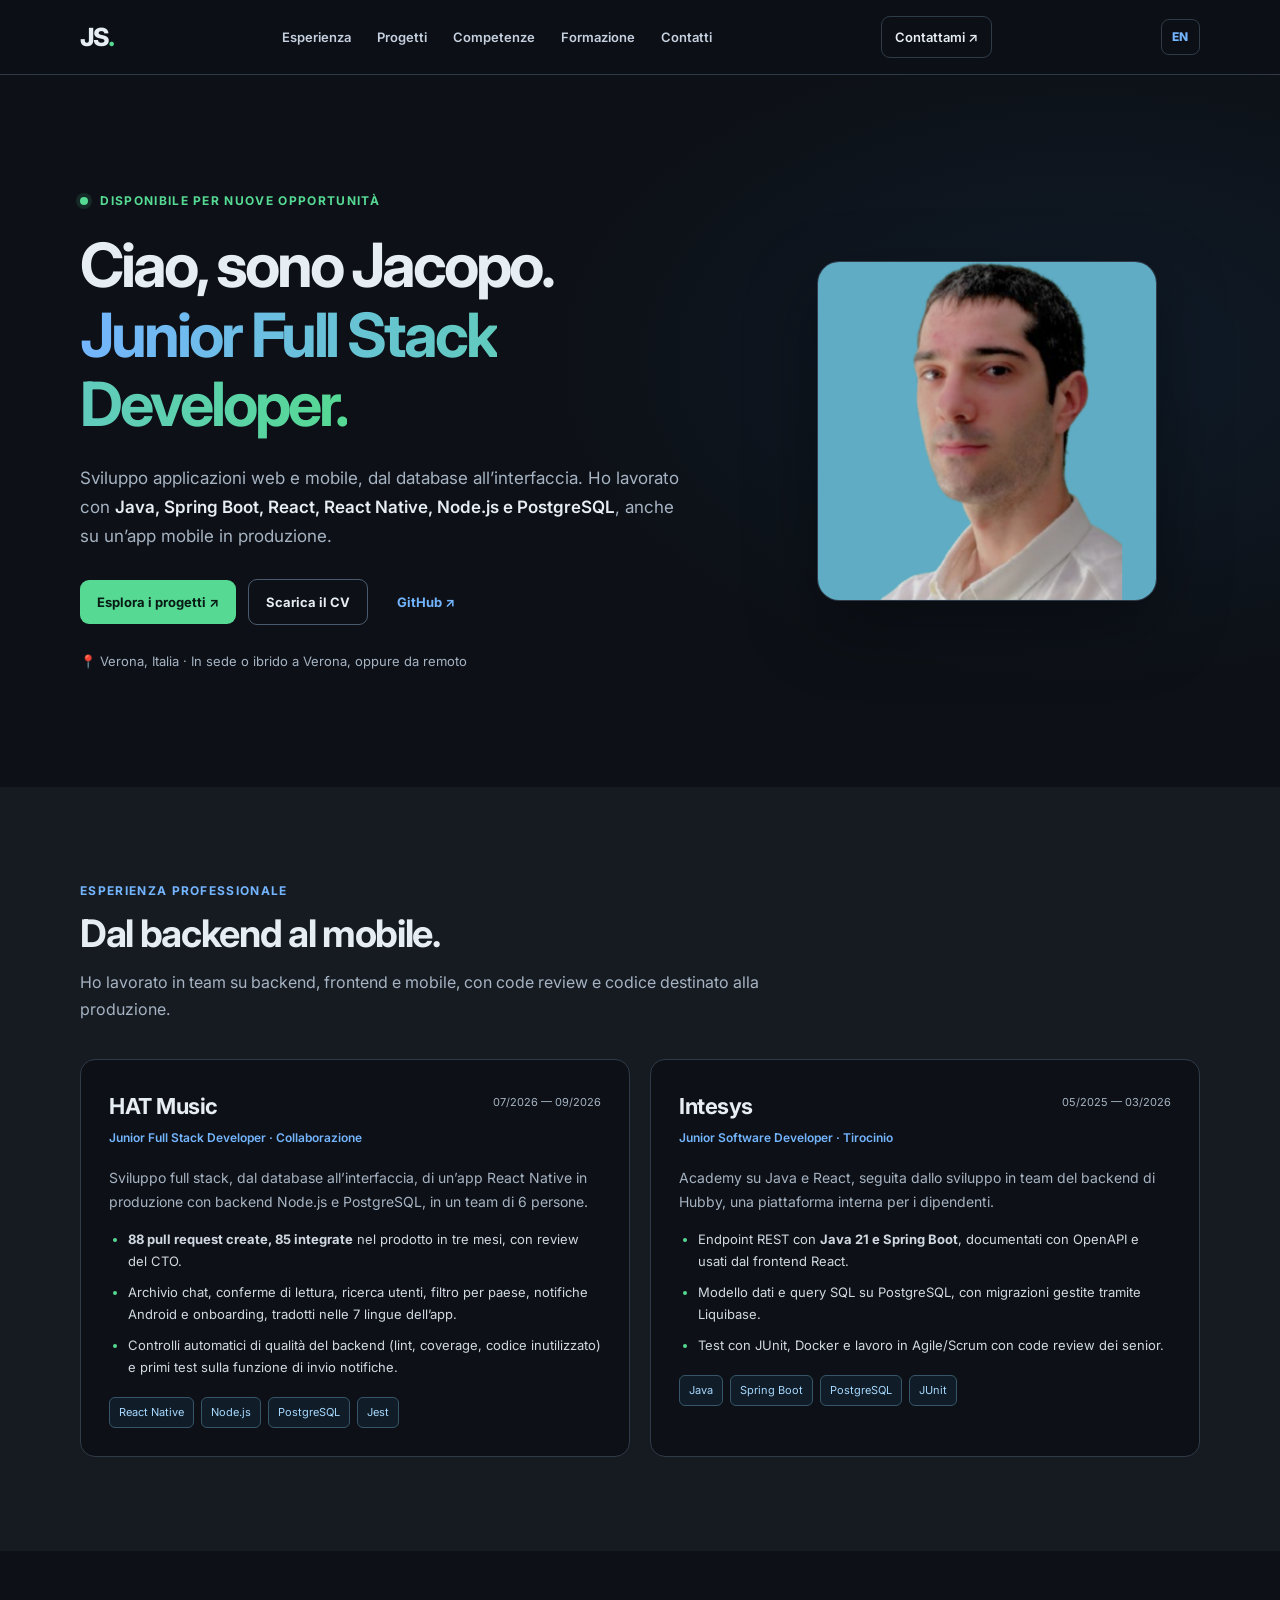
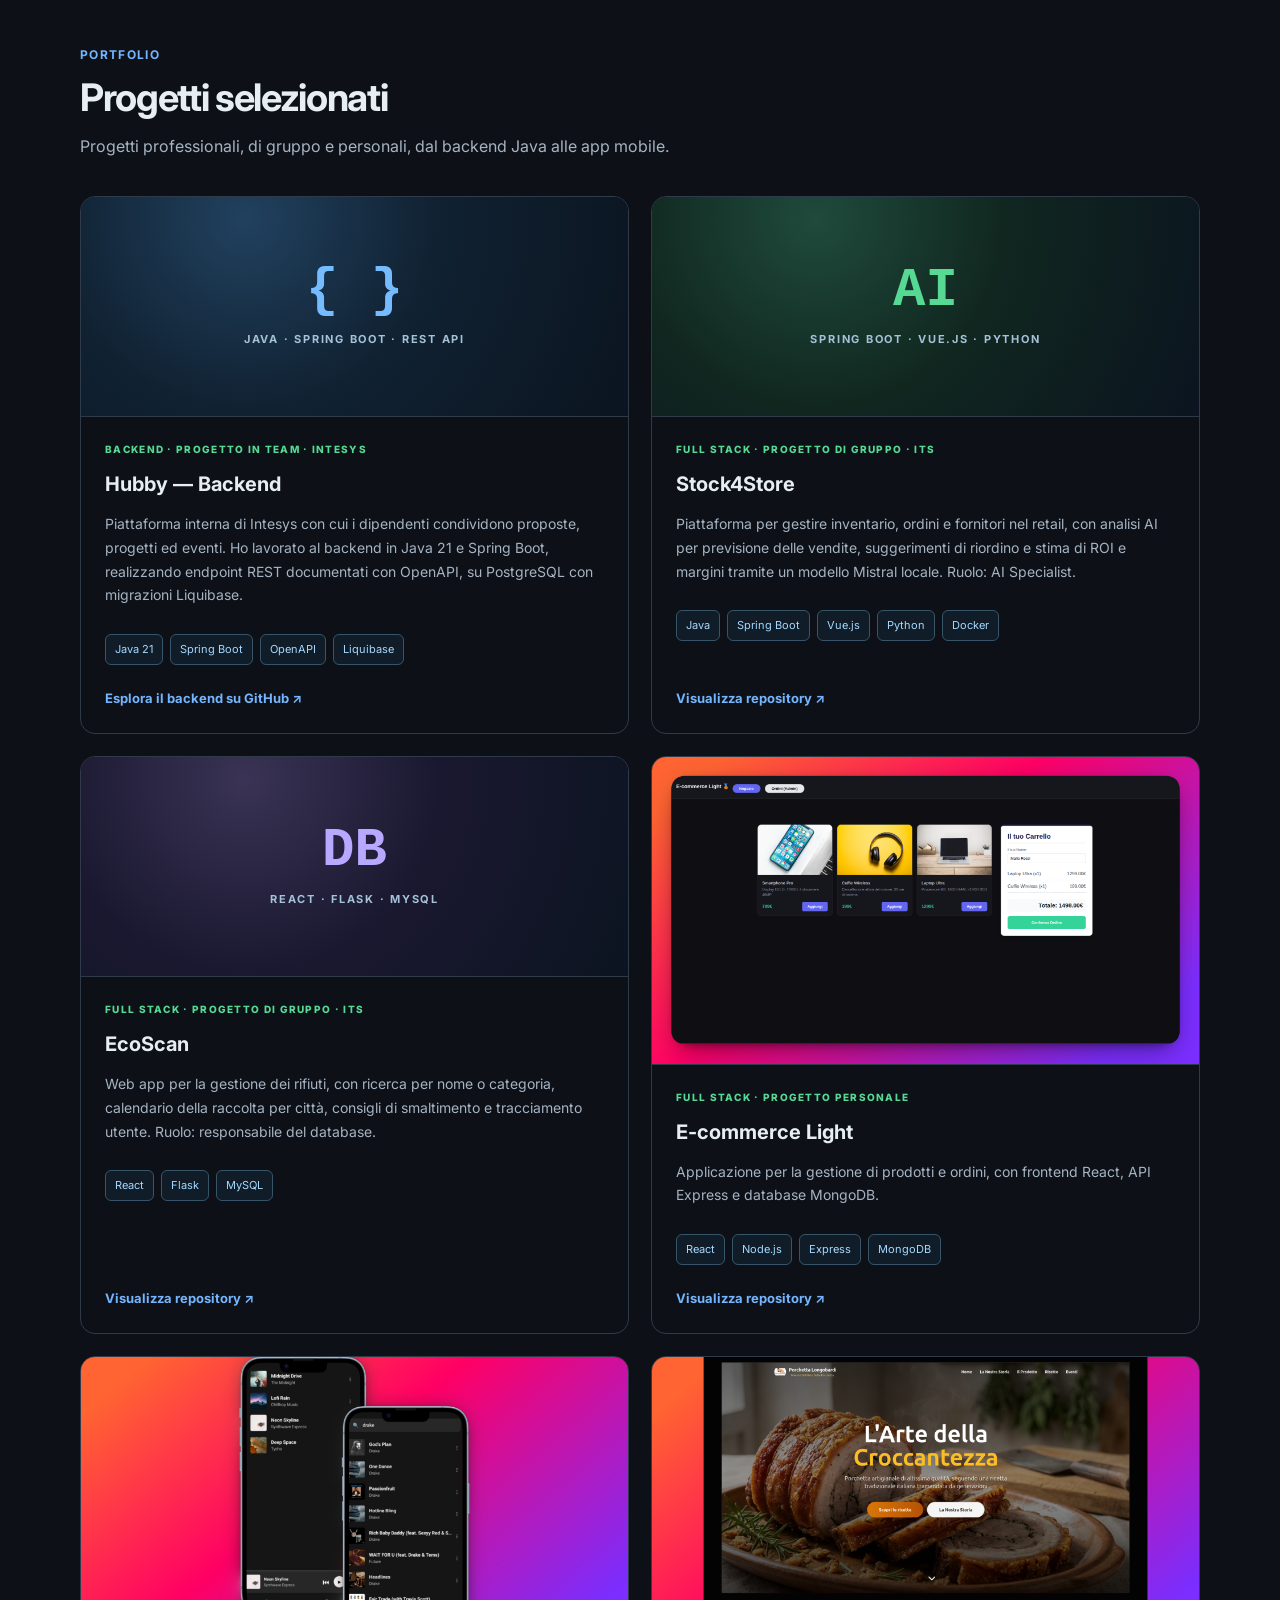
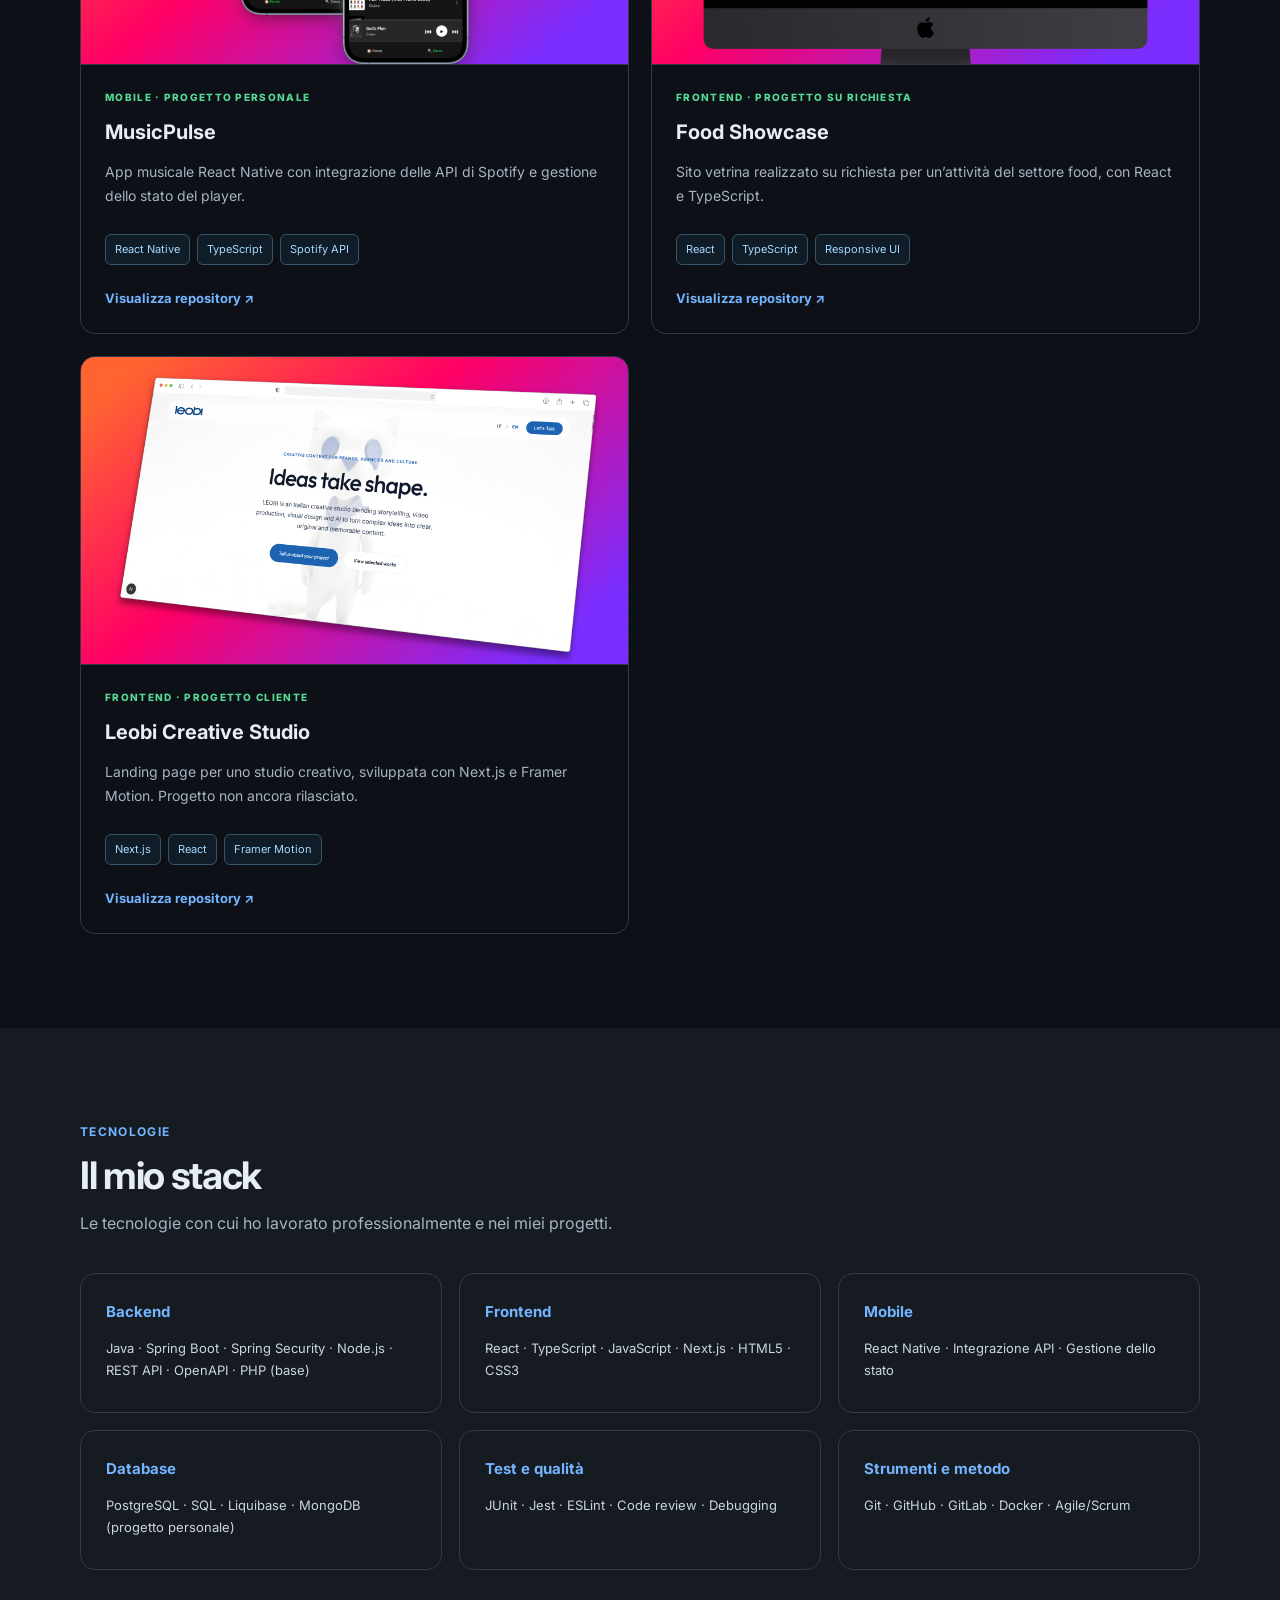
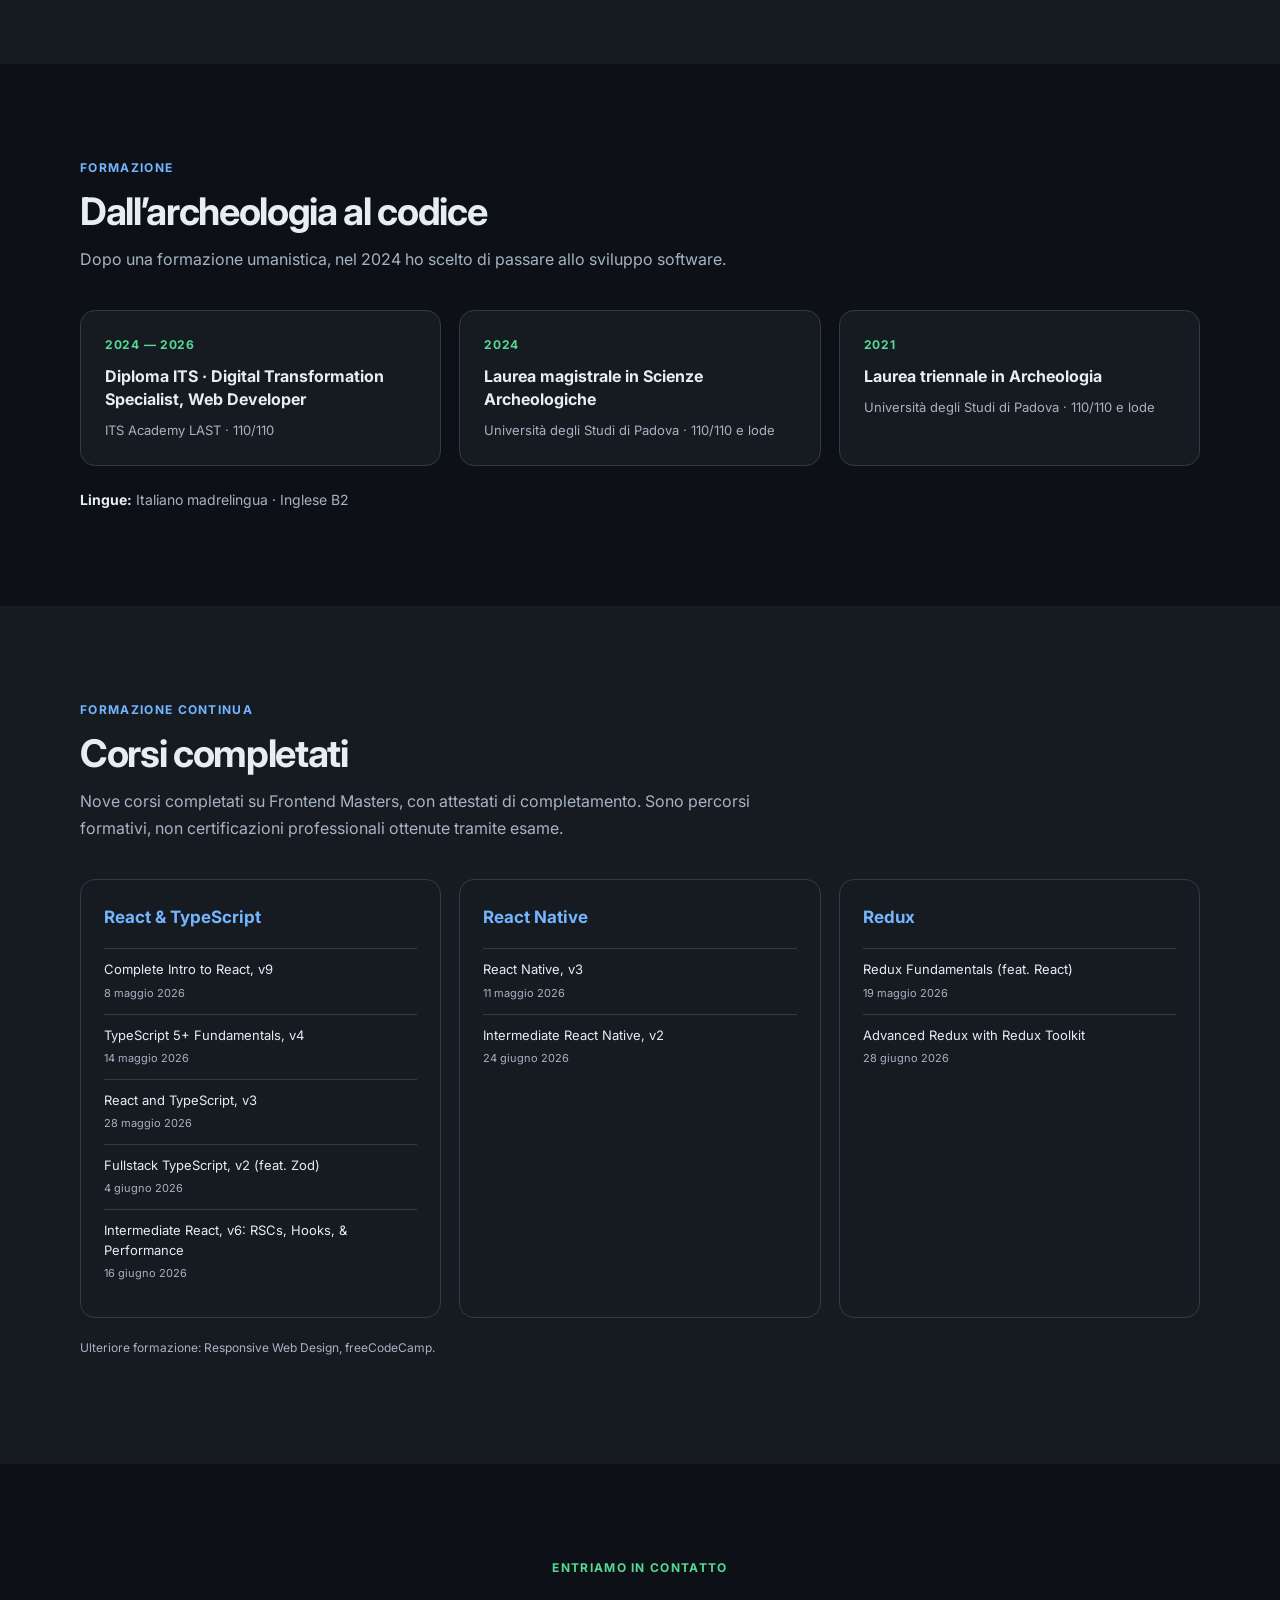
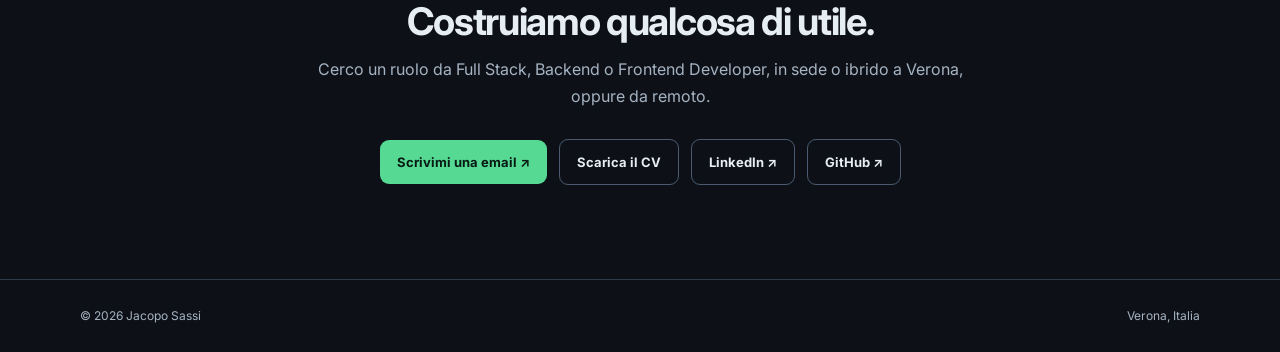
<file: index.html>
<!doctype html>
<html lang="it">
  <head>
    <meta charset="utf-8" />
    <meta content="width=device-width, initial-scale=1" name="viewport" />
    <meta content="#0d1117" name="theme-color" />
    <meta
      content="Portfolio di Jacopo Sassi: Junior Full Stack Developer con esperienza Java, Spring Boot, React, Node.js, PostgreSQL e React Native."
      name="description"
    />
    <meta content="website" property="og:type" />
    <meta
      content="Jacopo Sassi | Junior Full Stack Developer"
      property="og:title"
    />
    <meta
      content="Java · Spring Boot · React · Node.js. Esperienza su un'app in produzione e su API REST."
      property="og:description"
    />
    <meta
      content="https://jacopo-sassi.github.io/jacopo-sassi-portfolio/"
      property="og:url"
    />
    <meta
      content="https://jacopo-sassi.github.io/jacopo-sassi-portfolio/assets/profile.png"
      property="og:image"
    />
    <title>Jacopo Sassi | Junior Full Stack Developer</title>
    <link href="https://fonts.googleapis.com" rel="preconnect" />
    <link crossorigin="" href="https://fonts.gstatic.com" rel="preconnect" />
    <link
      href="https://fonts.googleapis.com/css2?family=Inter:wght@400;500;600;700;800&amp;display=swap"
      rel="stylesheet"
    />
    <link href="style.css" rel="stylesheet" />
    <link href="assets/favicon.svg" rel="icon" type="image/svg+xml" />
    <link
      href="https://jacopo-sassi.github.io/jacopo-sassi-portfolio/"
      hreflang="it"
      rel="alternate"
    />
    <link
      href="https://jacopo-sassi.github.io/jacopo-sassi-portfolio/en/"
      hreflang="en"
      rel="alternate"
    />
  </head>
  <body>
    <a class="skip-link" href="#main">Vai al contenuto</a>
    <header class="navbar">
      <nav aria-label="Navigazione principale" class="container nav">
        <a class="logo" href="#home">JS<span>.</span></a>
        <div class="nav-links">
          <a href="#experience">Esperienza</a>
          <a href="#projects">Progetti</a>
          <a href="#skills">Competenze</a>
          <a href="#education">Formazione</a>
          <a href="#contact">Contatti</a>
        </div>
        <a class="nav-cta" href="mailto:sassijacopp@gmail.com"
          >Contattami <span aria-hidden="true">↗</span></a
        ><a
          aria-label="Switch to English"
          class="lang-toggle"
          href="en/"
          hreflang="en"
          >EN</a
        >
      </nav>
    </header>
    <main id="main">
      <section aria-labelledby="hero-heading" class="hero" id="home">
        <div class="container hero-flex">
          <div class="hero-text-container">
            <p class="eyebrow">
              <span class="status-dot"></span> Disponibile per nuove opportunità
            </p>
            <h1 id="hero-heading">
              Ciao, sono Jacopo.<br /><span class="gradient"
                >Junior Full Stack Developer.</span
              >
            </h1>
            <p class="hero-sub">
              Sviluppo applicazioni web e mobile, dal database all’interfaccia.
              Ho lavorato con
              <strong
                >Java, Spring Boot, React, React Native, Node.js e
                PostgreSQL</strong
              >, anche su un’app mobile in produzione.
            </p>
            <div class="hero-buttons">
              <a class="btn-primary" href="#projects"
                >Esplora i progetti <span aria-hidden="true">↗</span></a
              >
              <a
                class="btn-secondary"
                download=""
                href="assets/Jacopo_Sassi_CV_IT.pdf"
                >Scarica il CV</a
              >
              <a
                class="btn-text"
                href="https://github.com/Jacopo-Sassi"
                rel="noopener noreferrer"
                target="_blank"
                >GitHub ↗</a
              >
            </div>
            <p class="hero-location">
              📍 Verona, Italia <span aria-hidden="true">·</span> In sede o
              ibrido a Verona, oppure da remoto
            </p>
          </div>
          <div class="hero-image">
            <img
              alt="Foto profilo di Jacopo Sassi"
              fetchpriority="high"
              height="340"
              src="assets/profile.png"
              width="340"
            />
          </div>
        </div>
      </section>
      <section
        aria-labelledby="experience-title"
        class="section alt"
        id="experience"
      >
        <div class="container">
          <div class="section-heading">
            <p class="eyebrow muted">Esperienza professionale</p>
            <h2 id="experience-title">Dal backend al mobile.</h2>
            <p class="section-intro">
              Ho lavorato in team su backend, frontend e mobile, con code review
              e codice destinato alla produzione.
            </p>
          </div>
          <div class="experience-grid">
            <article class="experience-card">
              <div class="card-head">
                <div>
                  <h3>HAT Music</h3>
                  <p class="role">
                    Junior Full Stack Developer · Collaborazione
                  </p>
                </div>
                <time>07/2026 — 09/2026</time>
              </div>
              <p>
                Sviluppo full stack, dal database all’interfaccia, di un’app
                React Native in produzione con backend Node.js e PostgreSQL, in
                un team di 6 persone.
              </p>
              <ul class="detail-list">
                <li>
                  <strong>88 pull request create, 85 integrate</strong> nel
                  prodotto in tre mesi, con review del CTO.
                </li>
                <li>
                  Archivio chat, conferme di lettura, ricerca utenti, filtro per
                  paese, notifiche Android e onboarding, tradotti nelle 7 lingue
                  dell’app.
                </li>
                <li>
                  Controlli automatici di qualità del backend (lint, coverage,
                  codice inutilizzato) e primi test sulla funzione di invio
                  notifiche.
                </li>
              </ul>
              <div class="badge-container">
                <span class="badge">React Native</span
                ><span class="badge">Node.js</span
                ><span class="badge">PostgreSQL</span
                ><span class="badge">Jest</span>
              </div>
            </article>
            <article class="experience-card">
              <div class="card-head">
                <div>
                  <h3>Intesys</h3>
                  <p class="role">Junior Software Developer · Tirocinio</p>
                </div>
                <time>05/2025 — 03/2026</time>
              </div>
              <p>
                Academy su Java e React, seguita dallo sviluppo in team del
                backend di Hubby, una piattaforma interna per i dipendenti.
              </p>
              <ul class="detail-list">
                <li>
                  Endpoint REST con <strong>Java 21 e Spring Boot</strong>,
                  documentati con OpenAPI e usati dal frontend React.
                </li>
                <li>
                  Modello dati e query SQL su PostgreSQL, con migrazioni gestite
                  tramite Liquibase.
                </li>
                <li>
                  Test con JUnit, Docker e lavoro in Agile/Scrum con code review
                  dei senior.
                </li>
              </ul>
              <div class="badge-container">
                <span class="badge">Java</span
                ><span class="badge">Spring Boot</span
                ><span class="badge">PostgreSQL</span
                ><span class="badge">JUnit</span>
              </div>
            </article>
          </div>
        </div>
      </section>
      <section aria-labelledby="projects-title" class="section" id="projects">
        <div class="container">
          <div class="section-heading">
            <p class="eyebrow muted">Portfolio</p>
            <h2 id="projects-title">Progetti selezionati</h2>
            <p class="section-intro">
              Progetti professionali, di gruppo e personali, dal backend Java
              alle app mobile.
            </p>
          </div>
          <div class="projects-grid">
            <article class="project-card">
              <div class="project-feature-visual">
                <span aria-hidden="true" class="visual-icon">{ }</span
                ><span class="visual-label">JAVA · SPRING BOOT · REST API</span>
              </div>
              <div class="project-body">
                <p class="project-category">
                  BACKEND · PROGETTO IN TEAM · INTESYS
                </p>
                <h3>Hubby — Backend</h3>
                <p>
                  Piattaforma interna di Intesys con cui i dipendenti
                  condividono proposte, progetti ed eventi. Ho lavorato al
                  backend in Java 21 e Spring Boot, realizzando endpoint REST
                  documentati con OpenAPI, su PostgreSQL con migrazioni
                  Liquibase.
                </p>
                <div class="badge-container">
                  <span class="badge">Java 21</span
                  ><span class="badge">Spring Boot</span
                  ><span class="badge">OpenAPI</span
                  ><span class="badge">Liquibase</span>
                </div>
                <a
                  class="project-link"
                  href="https://github.com/Jacopo-Sassi/Hubby-BE"
                  rel="noopener noreferrer"
                  target="_blank"
                  >Esplora il backend su GitHub ↗</a
                >
              </div>
            </article>
            <article class="project-card">
              <div class="project-feature-visual visual-ai">
                <span aria-hidden="true" class="visual-icon">AI</span
                ><span class="visual-label">SPRING BOOT · VUE.JS · PYTHON</span>
              </div>
              <div class="project-body">
                <p class="project-category">
                  FULL STACK · PROGETTO DI GRUPPO · ITS
                </p>
                <h3>Stock4Store</h3>
                <p>
                  Piattaforma per gestire inventario, ordini e fornitori nel
                  retail, con analisi AI per previsione delle vendite,
                  suggerimenti di riordino e stima di ROI e margini tramite un
                  modello Mistral locale. Ruolo: AI Specialist.
                </p>
                <div class="badge-container">
                  <span class="badge">Java</span
                  ><span class="badge">Spring Boot</span
                  ><span class="badge">Vue.js</span
                  ><span class="badge">Python</span
                  ><span class="badge">Docker</span>
                </div>
                <a
                  class="project-link"
                  href="https://github.com/Jacopo-Sassi/stock4store"
                  rel="noopener noreferrer"
                  target="_blank"
                  >Visualizza repository ↗</a
                >
              </div>
            </article>
            <article class="project-card">
              <div class="project-feature-visual visual-db">
                <span aria-hidden="true" class="visual-icon">DB</span
                ><span class="visual-label">REACT · FLASK · MYSQL</span>
              </div>
              <div class="project-body">
                <p class="project-category">
                  FULL STACK · PROGETTO DI GRUPPO · ITS
                </p>
                <h3>EcoScan</h3>
                <p>
                  Web app per la gestione dei rifiuti, con ricerca per nome o
                  categoria, calendario della raccolta per città, consigli di
                  smaltimento e tracciamento utente. Ruolo: responsabile del
                  database.
                </p>
                <div class="badge-container">
                  <span class="badge">React</span
                  ><span class="badge">Flask</span
                  ><span class="badge">MySQL</span>
                </div>
                <a
                  class="project-link"
                  href="https://github.com/Jacopo-Sassi/EcoScan"
                  rel="noopener noreferrer"
                  target="_blank"
                  >Visualizza repository ↗</a
                >
              </div>
            </article>
            <article class="project-card">
              <img
                alt="Anteprima della dashboard di E-commerce Light"
                class="project-screenshot"
                loading="lazy"
                src="assets/ecommerce_light.png"
              />
              <div class="project-body">
                <p class="project-category">FULL STACK · PROGETTO PERSONALE</p>
                <h3>E-commerce Light</h3>
                <p>
                  Applicazione per la gestione di prodotti e ordini, con
                  frontend React, API Express e database MongoDB.
                </p>
                <div class="badge-container">
                  <span class="badge">React</span
                  ><span class="badge">Node.js</span
                  ><span class="badge">Express</span
                  ><span class="badge">MongoDB</span>
                </div>
                <a
                  class="project-link"
                  href="https://github.com/Jacopo-Sassi/EcommerceLight"
                  rel="noopener noreferrer"
                  target="_blank"
                  >Visualizza repository ↗</a
                >
              </div>
            </article>
            <article class="project-card">
              <img
                alt="Anteprima dell'applicazione MusicPulse"
                class="project-screenshot"
                loading="lazy"
                src="assets/music-pulse.png"
              />
              <div class="project-body">
                <p class="project-category">MOBILE · PROGETTO PERSONALE</p>
                <h3>MusicPulse</h3>
                <p>
                  App musicale React Native con integrazione delle API di
                  Spotify e gestione dello stato del player.
                </p>
                <div class="badge-container">
                  <span class="badge">React Native</span
                  ><span class="badge">TypeScript</span
                  ><span class="badge">Spotify API</span>
                </div>
                <a
                  class="project-link"
                  href="https://github.com/Jacopo-Sassi/MusicPulse"
                  rel="noopener noreferrer"
                  target="_blank"
                  >Visualizza repository ↗</a
                >
              </div>
            </article>
            <article class="project-card">
              <img
                alt="Anteprima del sito Food Showcase"
                class="project-screenshot"
                loading="lazy"
                src="assets/food_showcase.png"
              />
              <div class="project-body">
                <p class="project-category">FRONTEND · PROGETTO SU RICHIESTA</p>
                <h3>Food Showcase</h3>
                <p>
                  Sito vetrina realizzato su richiesta per un’attività del
                  settore food, con React e TypeScript.
                </p>
                <div class="badge-container">
                  <span class="badge">React</span
                  ><span class="badge">TypeScript</span
                  ><span class="badge">Responsive UI</span>
                </div>
                <a
                  class="project-link"
                  href="https://github.com/Jacopo-Sassi/food-showcase"
                  rel="noopener noreferrer"
                  target="_blank"
                  >Visualizza repository ↗</a
                >
              </div>
            </article>
            <article class="project-card">
              <img
                alt="Anteprima del progetto Leobi Creative Studio"
                class="project-screenshot"
                loading="lazy"
                src="assets/leobi-preview1.png"
              />
              <div class="project-body">
                <p class="project-category">FRONTEND · PROGETTO CLIENTE</p>
                <h3>Leobi Creative Studio</h3>
                <p>
                  Landing page per uno studio creativo, sviluppata con Next.js e
                  Framer Motion. Progetto non ancora rilasciato.
                </p>
                <div class="badge-container">
                  <span class="badge">Next.js</span
                  ><span class="badge">React</span
                  ><span class="badge">Framer Motion</span>
                </div>
                <a
                  class="project-link"
                  href="https://github.com/Jacopo-Sassi/Leobi-Portfolio-Premium"
                  rel="noopener noreferrer"
                  target="_blank"
                  >Visualizza repository ↗</a
                >
              </div>
            </article>
          </div>
        </div>
      </section>
      <section aria-labelledby="skills-title" class="section alt" id="skills">
        <div class="container">
          <div class="section-heading">
            <p class="eyebrow muted">Tecnologie</p>
            <h2 id="skills-title">Il mio stack</h2>
            <p class="section-intro">
              Le tecnologie con cui ho lavorato professionalmente e nei miei
              progetti.
            </p>
          </div>
          <div class="skills-grid">
            <article class="skill-card">
              <h3>Backend</h3>
              <p>
                Java · Spring Boot · Spring Security · Node.js · REST API ·
                OpenAPI · PHP (base)
              </p>
            </article>
            <article class="skill-card">
              <h3>Frontend</h3>
              <p>React · TypeScript · JavaScript · Next.js · HTML5 · CSS3</p>
            </article>
            <article class="skill-card">
              <h3>Mobile</h3>
              <p>React Native · Integrazione API · Gestione dello stato</p>
            </article>
            <article class="skill-card">
              <h3>Database</h3>
              <p>PostgreSQL · SQL · Liquibase · MongoDB (progetto personale)</p>
            </article>
            <article class="skill-card">
              <h3>Test e qualità</h3>
              <p>JUnit · Jest · ESLint · Code review · Debugging</p>
            </article>
            <article class="skill-card">
              <h3>Strumenti e metodo</h3>
              <p>Git · GitHub · GitLab · Docker · Agile/Scrum</p>
            </article>
          </div>
        </div>
      </section>
      <section aria-labelledby="education-title" class="section" id="education">
        <div class="container">
          <div class="section-heading">
            <p class="eyebrow muted">Formazione</p>
            <h2 id="education-title">Dall’archeologia al codice</h2>
            <p class="section-intro">
              Dopo una formazione umanistica, nel 2024 ho scelto di passare allo
              sviluppo software.
            </p>
          </div>
          <div class="edu-grid">
            <article class="edu-card">
              <time>2024 — 2026</time>
              <h3>
                Diploma ITS · Digital Transformation Specialist, Web Developer
              </h3>
              <p>ITS Academy LAST · 110/110</p>
            </article>
            <article class="edu-card">
              <time>2024</time>
              <h3>Laurea magistrale in Scienze Archeologiche</h3>
              <p>Università degli Studi di Padova · 110/110 e lode</p>
            </article>
            <article class="edu-card">
              <time>2021</time>
              <h3>Laurea triennale in Archeologia</h3>
              <p>Università degli Studi di Padova · 110/110 e lode</p>
            </article>
          </div>
          <p class="edu-langs">
            <strong>Lingue:</strong> Italiano madrelingua · Inglese B2
          </p>
        </div>
      </section>
      <section
        aria-labelledby="certifications-title"
        class="section alt"
        id="certifications"
      >
        <div class="container">
          <div class="section-heading">
            <p class="eyebrow muted">Formazione continua</p>
            <h2 id="certifications-title">Corsi completati</h2>
            <p class="section-intro">
              Nove corsi completati su Frontend Masters, con attestati di
              completamento. Sono percorsi formativi, non certificazioni
              professionali ottenute tramite esame.
            </p>
          </div>
          <div class="cert-grid">
            <article class="cert-card">
              <h3>React &amp; TypeScript</h3>
              <ul>
                <li>
                  <span class="cert-name">Complete Intro to React, v9</span
                  ><span class="cert-date">8 maggio 2026</span>
                </li>
                <li>
                  <span class="cert-name">TypeScript 5+ Fundamentals, v4</span
                  ><span class="cert-date">14 maggio 2026</span>
                </li>
                <li>
                  <span class="cert-name">React and TypeScript, v3</span
                  ><span class="cert-date">28 maggio 2026</span>
                </li>
                <li>
                  <span class="cert-name"
                    >Fullstack TypeScript, v2 (feat. Zod)</span
                  ><span class="cert-date">4 giugno 2026</span>
                </li>
                <li>
                  <span class="cert-name"
                    >Intermediate React, v6: RSCs, Hooks, &amp;
                    Performance</span
                  ><span class="cert-date">16 giugno 2026</span>
                </li>
              </ul>
            </article>
            <article class="cert-card">
              <h3>React Native</h3>
              <ul>
                <li>
                  <span class="cert-name">React Native, v3</span
                  ><span class="cert-date">11 maggio 2026</span>
                </li>
                <li>
                  <span class="cert-name">Intermediate React Native, v2</span
                  ><span class="cert-date">24 giugno 2026</span>
                </li>
              </ul>
            </article>
            <article class="cert-card">
              <h3>Redux</h3>
              <ul>
                <li>
                  <span class="cert-name">Redux Fundamentals (feat. React)</span
                  ><span class="cert-date">19 maggio 2026</span>
                </li>
                <li>
                  <span class="cert-name"
                    >Advanced Redux with Redux Toolkit</span
                  ><span class="cert-date">28 giugno 2026</span>
                </li>
              </ul>
            </article>
          </div>
          <p class="cert-footnote">
            Ulteriore formazione: Responsive Web Design, freeCodeCamp.
          </p>
        </div>
      </section>
      <section
        aria-labelledby="contact-title"
        class="section contact"
        id="contact"
      >
        <div class="container contact-inner">
          <p class="eyebrow">Entriamo in contatto</p>
          <h2 id="contact-title">Costruiamo qualcosa di utile.</h2>
          <p>
            Cerco un ruolo da Full Stack, Backend o Frontend Developer, in sede
            o ibrido a Verona, oppure da remoto.
          </p>
          <div class="hero-buttons centered">
            <a class="btn-primary" href="mailto:sassijacopp@gmail.com"
              >Scrivimi una email ↗</a
            >
            <a
              class="btn-secondary"
              download=""
              href="assets/Jacopo_Sassi_CV_IT.pdf"
              >Scarica il CV</a
            >
            <a
              class="btn-secondary"
              href="https://www.linkedin.com/in/jacopo-sassi-31200b33b/"
              rel="noopener noreferrer"
              target="_blank"
              >LinkedIn ↗</a
            >
            <a
              class="btn-secondary"
              href="https://github.com/Jacopo-Sassi"
              rel="noopener noreferrer"
              target="_blank"
              >GitHub ↗</a
            >
          </div>
        </div>
      </section>
    </main>
    <footer>
      <div class="container footer-inner">
        <span>© 2026 Jacopo Sassi</span><span>Verona, Italia</span>
      </div>
    </footer>
  </body>
</html>
</file>
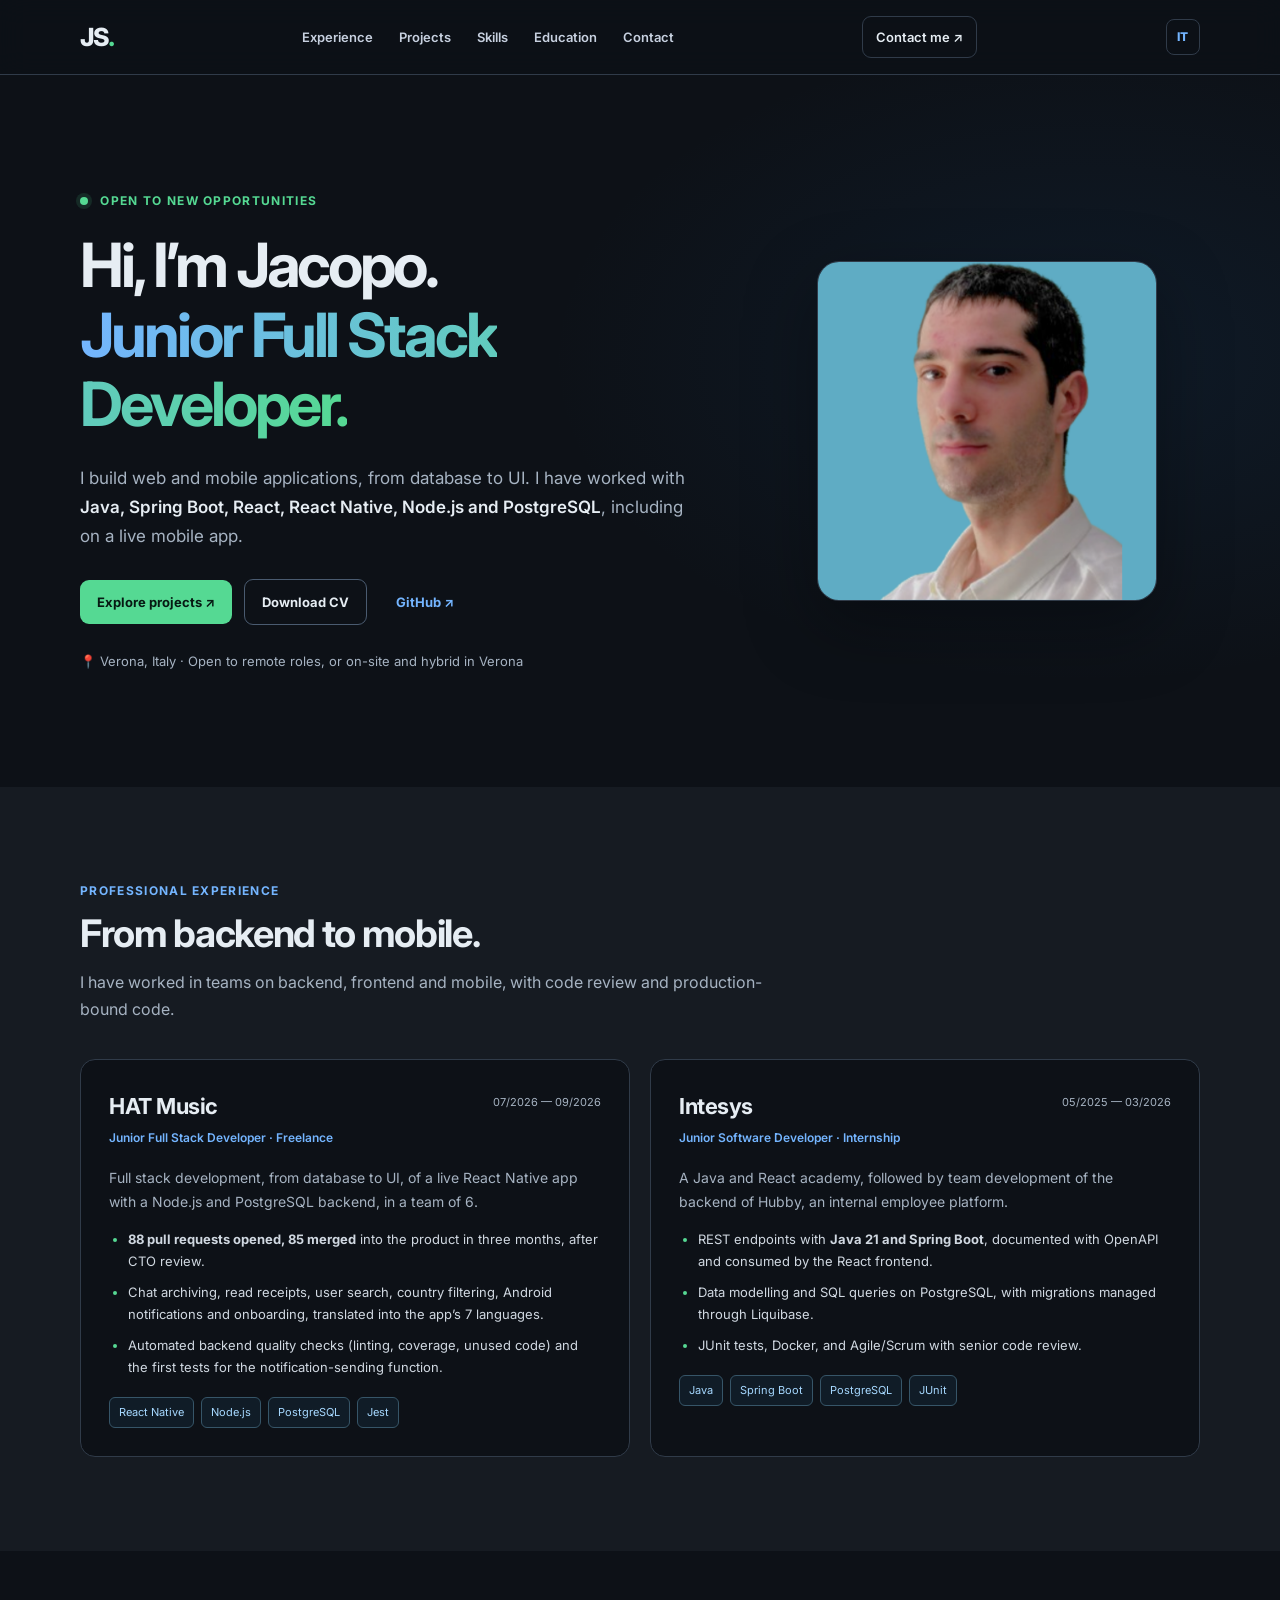
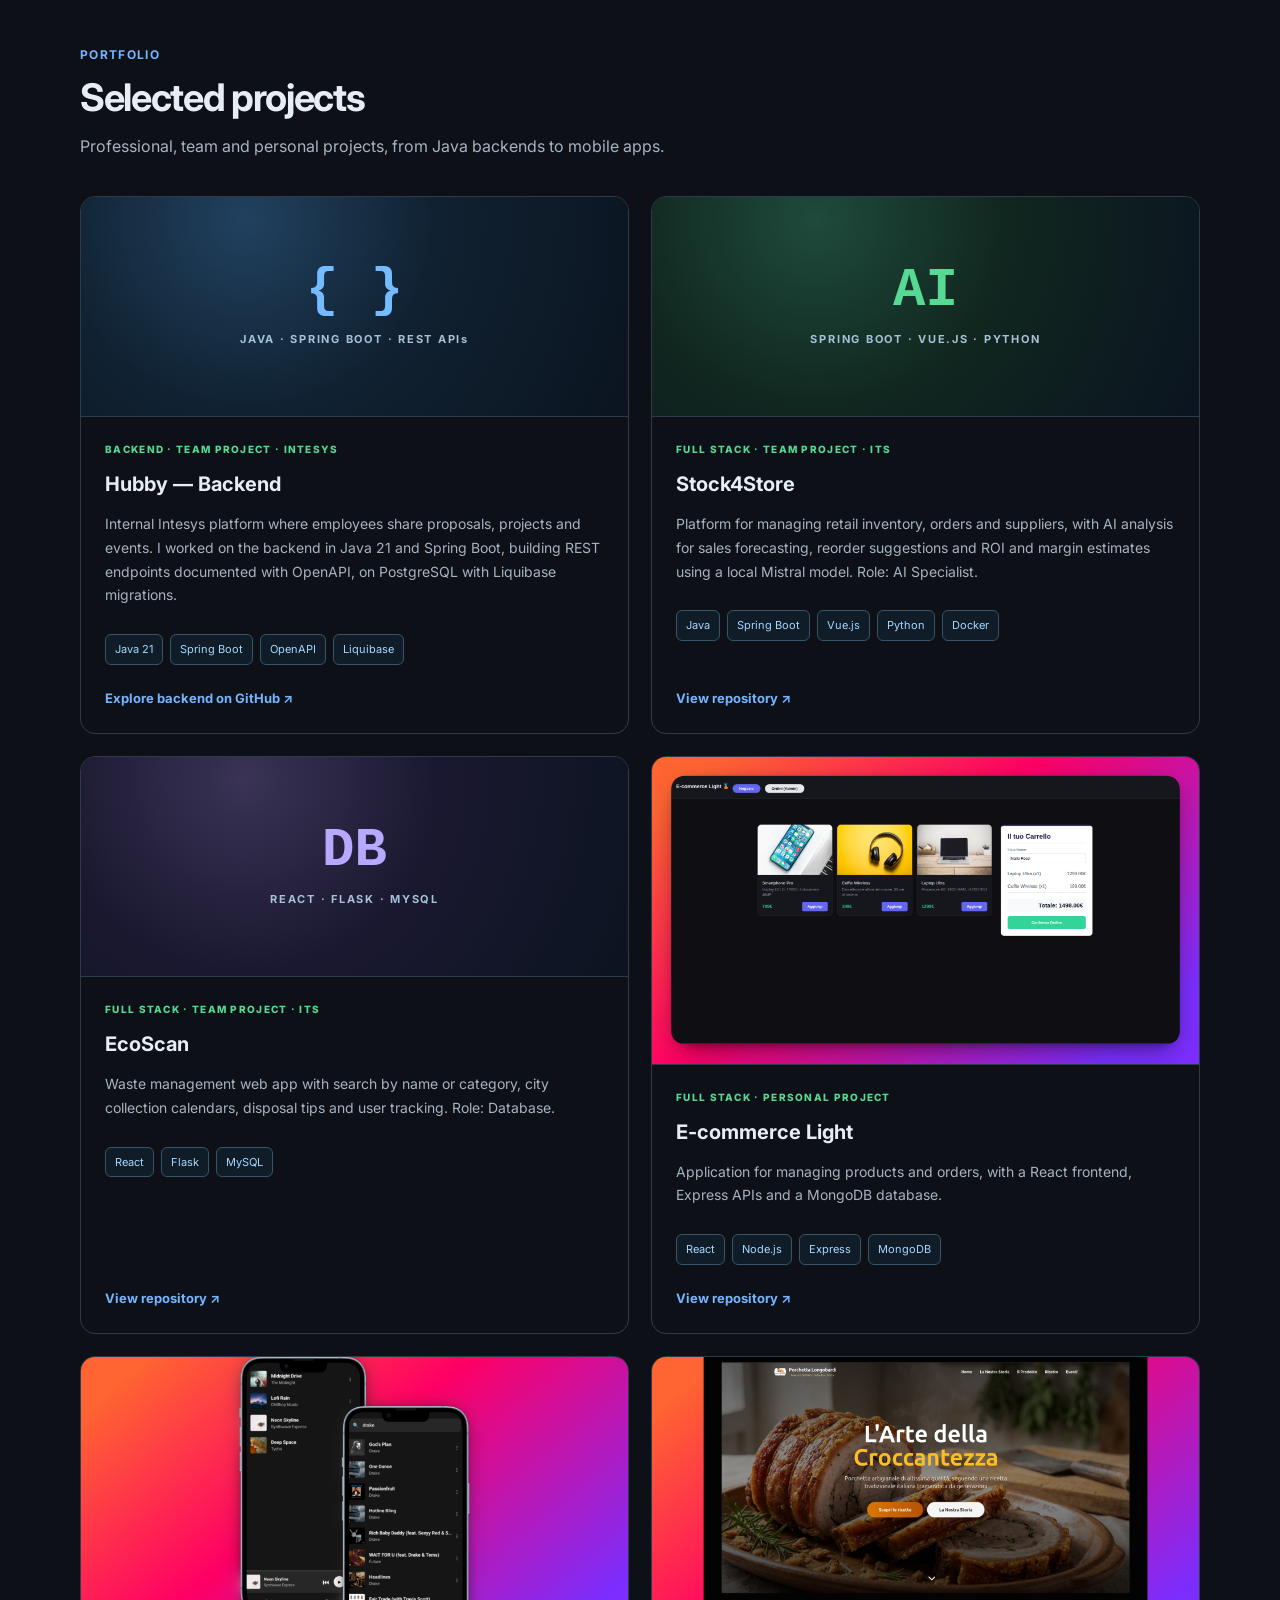
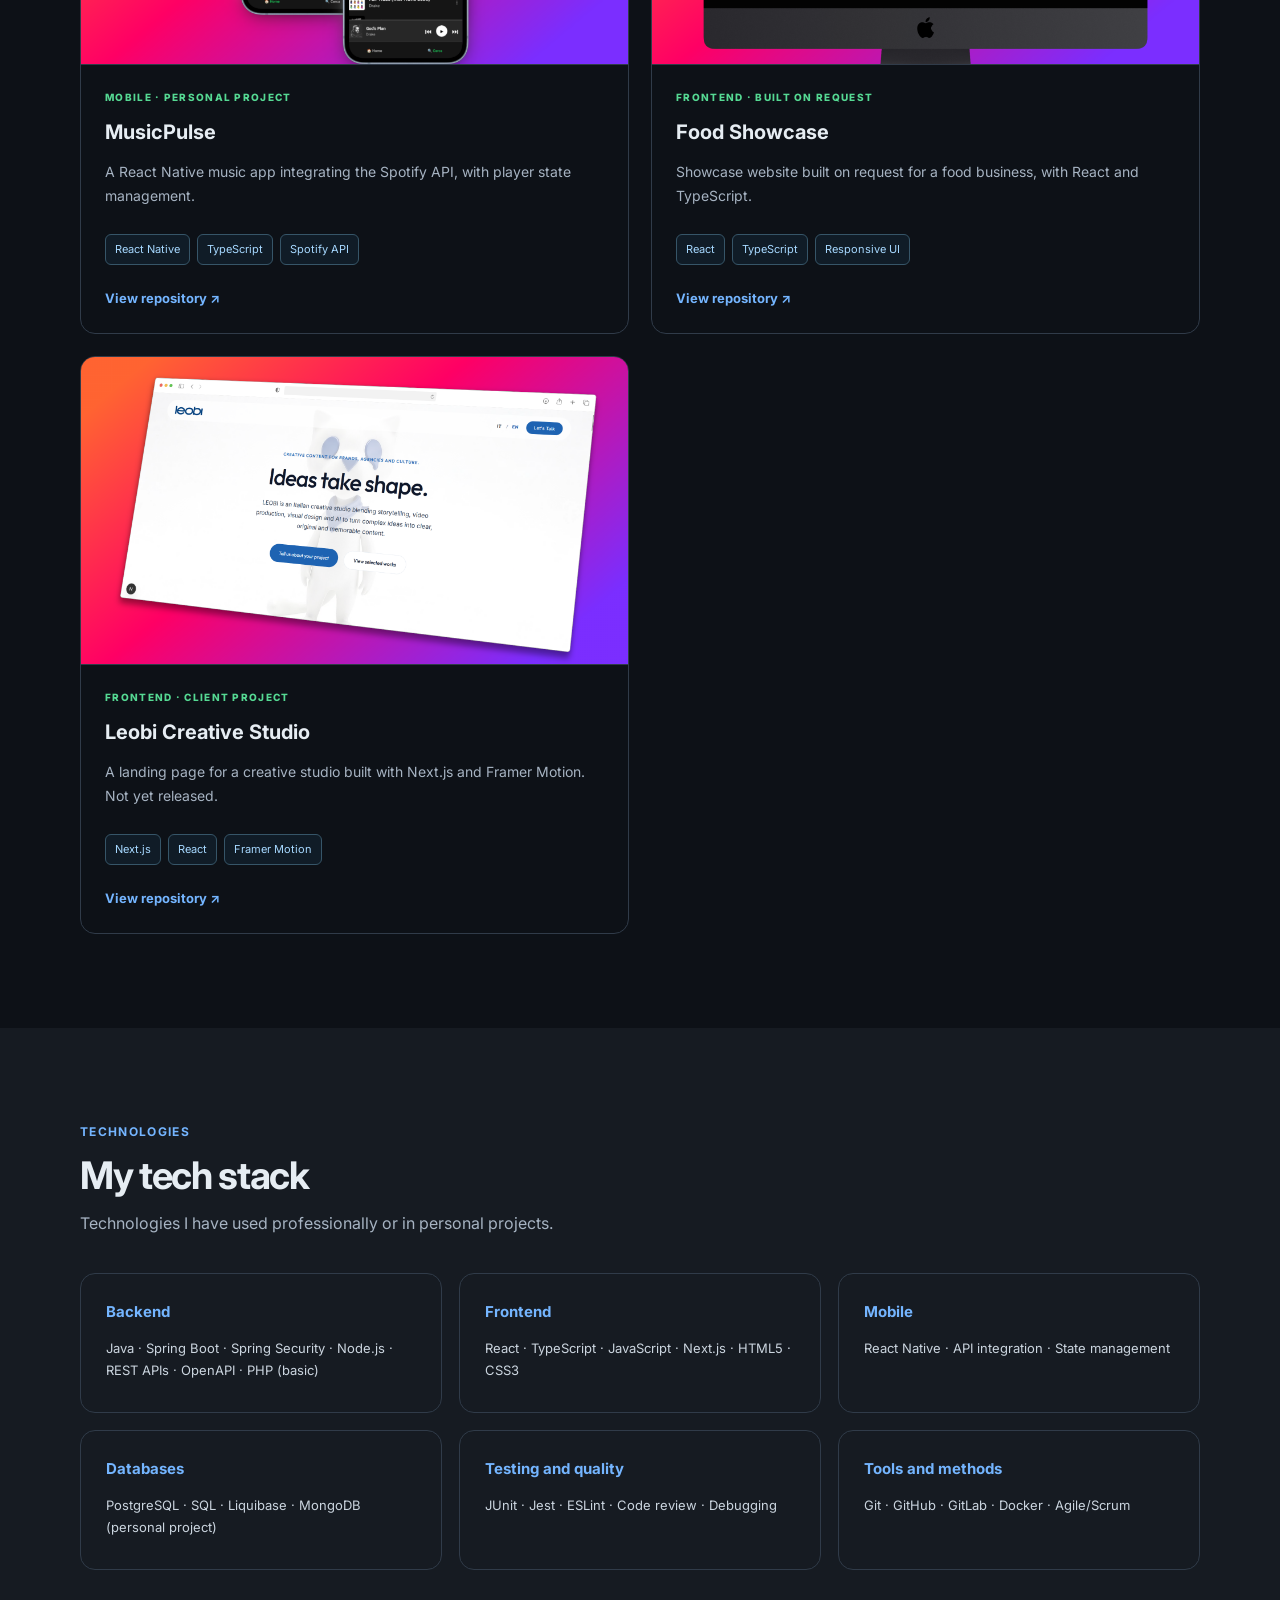
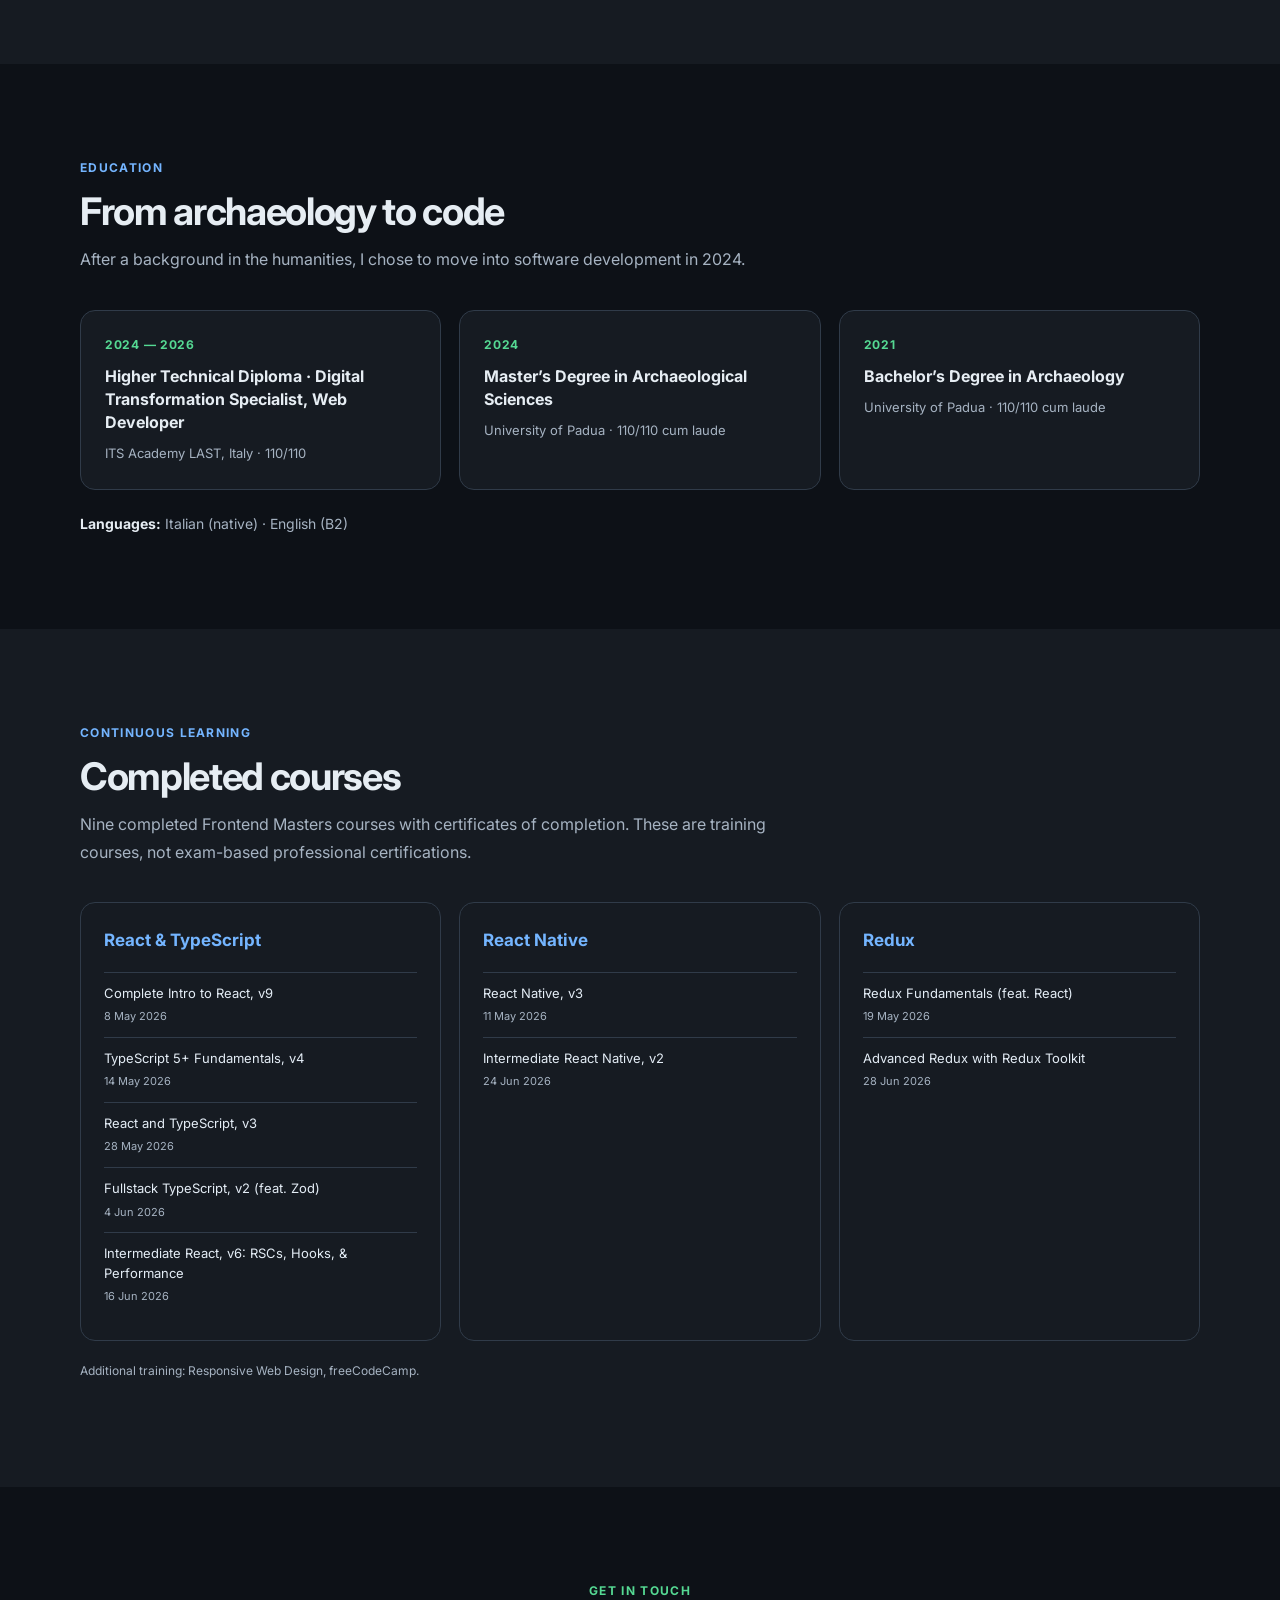
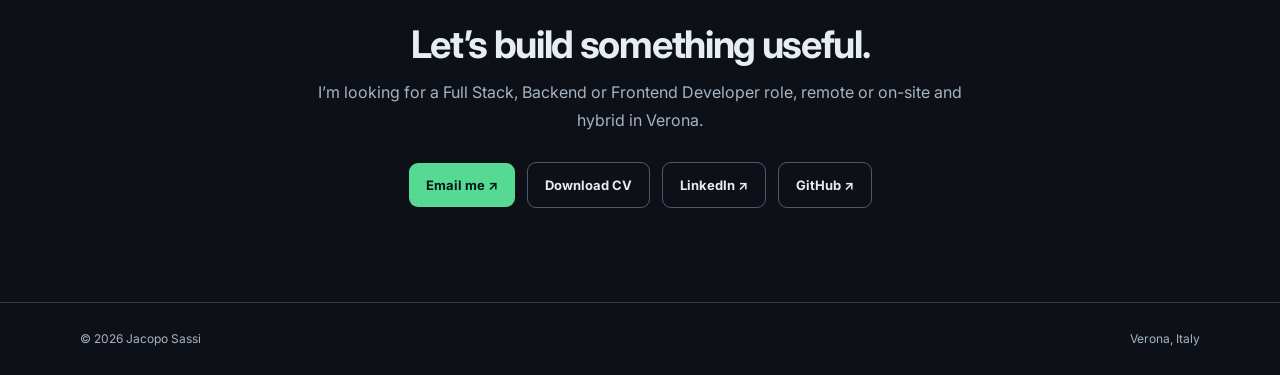
<file: en/index.html>
<!doctype html>
<html lang="en">
  <head>
    <meta charset="utf-8" />
    <meta content="width=device-width, initial-scale=1" name="viewport" />
    <meta content="#0d1117" name="theme-color" />
    <meta
      content="Jacopo Sassi, Junior Full Stack Developer based in Italy. Java, Spring Boot, React, Node.js, PostgreSQL and React Native."
      name="description"
    />
    <meta content="website" property="og:type" />
    <meta
      content="Jacopo Sassi | Junior Full Stack Developer"
      property="og:title"
    />
    <meta
      content="Java · Spring Boot · React · Node.js. Experience on a live app and REST APIs."
      property="og:description"
    />
    <meta
      content="https://jacopo-sassi.github.io/jacopo-sassi-portfolio/en/"
      property="og:url"
    />
    <meta
      content="https://jacopo-sassi.github.io/jacopo-sassi-portfolio/assets/profile.png"
      property="og:image"
    />
    <title>Jacopo Sassi | Junior Full Stack Developer</title>
    <link href="https://fonts.googleapis.com" rel="preconnect" />
    <link crossorigin="" href="https://fonts.gstatic.com" rel="preconnect" />
    <link
      href="https://fonts.googleapis.com/css2?family=Inter:wght@400;500;600;700;800&amp;display=swap"
      rel="stylesheet"
    />
    <link href="../style.css" rel="stylesheet" />
    <link href="../assets/favicon.svg" rel="icon" type="image/svg+xml" />
    <link
      href="https://jacopo-sassi.github.io/jacopo-sassi-portfolio/"
      hreflang="it"
      rel="alternate"
    />
    <link
      href="https://jacopo-sassi.github.io/jacopo-sassi-portfolio/en/"
      hreflang="en"
      rel="alternate"
    />
  </head>
  <body>
    <a class="skip-link" href="#main">Skip to content</a>
    <header class="navbar">
      <nav aria-label="Main navigation" class="container nav">
        <a class="logo" href="#home">JS<span>.</span></a>
        <div class="nav-links">
          <a href="#experience">Experience</a>
          <a href="#projects">Projects</a>
          <a href="#skills">Skills</a>
          <a href="#education">Education</a>
          <a href="#contact">Contact</a>
        </div>
        <a class="nav-cta" href="mailto:sassijacopp@gmail.com"
          >Contact me <span aria-hidden="true">↗</span></a
        ><a
          aria-label="Passa alla versione italiana"
          class="lang-toggle"
          href="../"
          hreflang="it"
          >IT</a
        >
      </nav>
    </header>
    <main id="main">
      <section aria-labelledby="hero-heading" class="hero" id="home">
        <div class="container hero-flex">
          <div class="hero-text-container">
            <p class="eyebrow">
              <span class="status-dot"></span> Open to new opportunities
            </p>
            <h1 id="hero-heading">
              Hi, I’m Jacopo.<br /><span class="gradient"
                >Junior Full Stack Developer.</span
              >
            </h1>
            <p class="hero-sub">
              I build web and mobile applications, from database to UI. I have
              worked with
              <strong
                >Java, Spring Boot, React, React Native, Node.js and
                PostgreSQL</strong
              >, including on a live mobile app.
            </p>
            <div class="hero-buttons">
              <a class="btn-primary" href="#projects"
                >Explore projects <span aria-hidden="true">↗</span></a
              >
              <a
                class="btn-secondary"
                download=""
                href="../assets/Jacopo_Sassi_CV_EN.pdf"
                >Download CV</a
              >
              <a
                class="btn-text"
                href="https://github.com/Jacopo-Sassi"
                rel="noopener noreferrer"
                target="_blank"
                >GitHub ↗</a
              >
            </div>
            <p class="hero-location">
              📍 Verona, Italy <span aria-hidden="true">·</span> Open to remote
              roles, or on-site and hybrid in Verona
            </p>
          </div>
          <div class="hero-image">
            <img
              alt="Portrait of Jacopo Sassi"
              fetchpriority="high"
              height="340"
              src="../assets/profile.png"
              width="340"
            />
          </div>
        </div>
      </section>
      <section
        aria-labelledby="experience-title"
        class="section alt"
        id="experience"
      >
        <div class="container">
          <div class="section-heading">
            <p class="eyebrow muted">Professional experience</p>
            <h2 id="experience-title">From backend to mobile.</h2>
            <p class="section-intro">
              I have worked in teams on backend, frontend and mobile, with code
              review and production-bound code.
            </p>
          </div>
          <div class="experience-grid">
            <article class="experience-card">
              <div class="card-head">
                <div>
                  <h3>HAT Music</h3>
                  <p class="role">Junior Full Stack Developer · Freelance</p>
                </div>
                <time>07/2026 — 09/2026</time>
              </div>
              <p>
                Full stack development, from database to UI, of a live React
                Native app with a Node.js and PostgreSQL backend, in a team of
                6.
              </p>
              <ul class="detail-list">
                <li>
                  <strong>88 pull requests opened, 85 merged</strong> into the
                  product in three months, after CTO review.
                </li>
                <li>
                  Chat archiving, read receipts, user search, country filtering,
                  Android notifications and onboarding, translated into the
                  app’s 7 languages.
                </li>
                <li>
                  Automated backend quality checks (linting, coverage, unused
                  code) and the first tests for the notification-sending
                  function.
                </li>
              </ul>
              <div class="badge-container">
                <span class="badge">React Native</span
                ><span class="badge">Node.js</span
                ><span class="badge">PostgreSQL</span
                ><span class="badge">Jest</span>
              </div>
            </article>
            <article class="experience-card">
              <div class="card-head">
                <div>
                  <h3>Intesys</h3>
                  <p class="role">Junior Software Developer · Internship</p>
                </div>
                <time>05/2025 — 03/2026</time>
              </div>
              <p>
                A Java and React academy, followed by team development of the
                backend of Hubby, an internal employee platform.
              </p>
              <ul class="detail-list">
                <li>
                  REST endpoints with <strong>Java 21 and Spring Boot</strong>,
                  documented with OpenAPI and consumed by the React frontend.
                </li>
                <li>
                  Data modelling and SQL queries on PostgreSQL, with migrations
                  managed through Liquibase.
                </li>
                <li>
                  JUnit tests, Docker, and Agile/Scrum with senior code review.
                </li>
              </ul>
              <div class="badge-container">
                <span class="badge">Java</span
                ><span class="badge">Spring Boot</span
                ><span class="badge">PostgreSQL</span
                ><span class="badge">JUnit</span>
              </div>
            </article>
          </div>
        </div>
      </section>
      <section aria-labelledby="projects-title" class="section" id="projects">
        <div class="container">
          <div class="section-heading">
            <p class="eyebrow muted">Portfolio</p>
            <h2 id="projects-title">Selected projects</h2>
            <p class="section-intro">
              Professional, team and personal projects, from Java backends to
              mobile apps.
            </p>
          </div>
          <div class="projects-grid">
            <article class="project-card">
              <div class="project-feature-visual">
                <span aria-hidden="true" class="visual-icon">{ }</span
                ><span class="visual-label"
                  >JAVA · SPRING BOOT · REST APIs</span
                >
              </div>
              <div class="project-body">
                <p class="project-category">BACKEND · TEAM PROJECT · INTESYS</p>
                <h3>Hubby — Backend</h3>
                <p>
                  Internal Intesys platform where employees share proposals,
                  projects and events. I worked on the backend in Java 21 and
                  Spring Boot, building REST endpoints documented with OpenAPI,
                  on PostgreSQL with Liquibase migrations.
                </p>
                <div class="badge-container">
                  <span class="badge">Java 21</span
                  ><span class="badge">Spring Boot</span
                  ><span class="badge">OpenAPI</span
                  ><span class="badge">Liquibase</span>
                </div>
                <a
                  class="project-link"
                  href="https://github.com/Jacopo-Sassi/Hubby-BE"
                  rel="noopener noreferrer"
                  target="_blank"
                  >Explore backend on GitHub ↗</a
                >
              </div>
            </article>
            <article class="project-card">
              <div class="project-feature-visual visual-ai">
                <span aria-hidden="true" class="visual-icon">AI</span
                ><span class="visual-label">SPRING BOOT · VUE.JS · PYTHON</span>
              </div>
              <div class="project-body">
                <p class="project-category">FULL STACK · TEAM PROJECT · ITS</p>
                <h3>Stock4Store</h3>
                <p>
                  Platform for managing retail inventory, orders and suppliers,
                  with AI analysis for sales forecasting, reorder suggestions
                  and ROI and margin estimates using a local Mistral model.
                  Role: AI Specialist.
                </p>
                <div class="badge-container">
                  <span class="badge">Java</span
                  ><span class="badge">Spring Boot</span
                  ><span class="badge">Vue.js</span
                  ><span class="badge">Python</span
                  ><span class="badge">Docker</span>
                </div>
                <a
                  class="project-link"
                  href="https://github.com/Jacopo-Sassi/stock4store"
                  rel="noopener noreferrer"
                  target="_blank"
                  >View repository ↗</a
                >
              </div>
            </article>
            <article class="project-card">
              <div class="project-feature-visual visual-db">
                <span aria-hidden="true" class="visual-icon">DB</span
                ><span class="visual-label">REACT · FLASK · MYSQL</span>
              </div>
              <div class="project-body">
                <p class="project-category">FULL STACK · TEAM PROJECT · ITS</p>
                <h3>EcoScan</h3>
                <p>
                  Waste management web app with search by name or category, city
                  collection calendars, disposal tips and user tracking. Role:
                  Database.
                </p>
                <div class="badge-container">
                  <span class="badge">React</span
                  ><span class="badge">Flask</span
                  ><span class="badge">MySQL</span>
                </div>
                <a
                  class="project-link"
                  href="https://github.com/Jacopo-Sassi/EcoScan"
                  rel="noopener noreferrer"
                  target="_blank"
                  >View repository ↗</a
                >
              </div>
            </article>
            <article class="project-card">
              <img
                alt="E-commerce Light dashboard preview"
                class="project-screenshot"
                loading="lazy"
                src="../assets/ecommerce_light.png"
              />
              <div class="project-body">
                <p class="project-category">FULL STACK · PERSONAL PROJECT</p>
                <h3>E-commerce Light</h3>
                <p>
                  Application for managing products and orders, with a React
                  frontend, Express APIs and a MongoDB database.
                </p>
                <div class="badge-container">
                  <span class="badge">React</span
                  ><span class="badge">Node.js</span
                  ><span class="badge">Express</span
                  ><span class="badge">MongoDB</span>
                </div>
                <a
                  class="project-link"
                  href="https://github.com/Jacopo-Sassi/EcommerceLight"
                  rel="noopener noreferrer"
                  target="_blank"
                  >View repository ↗</a
                >
              </div>
            </article>
            <article class="project-card">
              <img
                alt="MusicPulse app preview"
                class="project-screenshot"
                loading="lazy"
                src="../assets/music-pulse.png"
              />
              <div class="project-body">
                <p class="project-category">MOBILE · PERSONAL PROJECT</p>
                <h3>MusicPulse</h3>
                <p>
                  A React Native music app integrating the Spotify API, with
                  player state management.
                </p>
                <div class="badge-container">
                  <span class="badge">React Native</span
                  ><span class="badge">TypeScript</span
                  ><span class="badge">Spotify API</span>
                </div>
                <a
                  class="project-link"
                  href="https://github.com/Jacopo-Sassi/MusicPulse"
                  rel="noopener noreferrer"
                  target="_blank"
                  >View repository ↗</a
                >
              </div>
            </article>
            <article class="project-card">
              <img
                alt="Food Showcase website preview"
                class="project-screenshot"
                loading="lazy"
                src="../assets/food_showcase.png"
              />
              <div class="project-body">
                <p class="project-category">FRONTEND · BUILT ON REQUEST</p>
                <h3>Food Showcase</h3>
                <p>
                  Showcase website built on request for a food business, with
                  React and TypeScript.
                </p>
                <div class="badge-container">
                  <span class="badge">React</span
                  ><span class="badge">TypeScript</span
                  ><span class="badge">Responsive UI</span>
                </div>
                <a
                  class="project-link"
                  href="https://github.com/Jacopo-Sassi/food-showcase"
                  rel="noopener noreferrer"
                  target="_blank"
                  >View repository ↗</a
                >
              </div>
            </article>
            <article class="project-card">
              <img
                alt="Leobi Creative Studio project preview"
                class="project-screenshot"
                loading="lazy"
                src="../assets/leobi-preview1.png"
              />
              <div class="project-body">
                <p class="project-category">FRONTEND · CLIENT PROJECT</p>
                <h3>Leobi Creative Studio</h3>
                <p>
                  A landing page for a creative studio built with Next.js and
                  Framer Motion. Not yet released.
                </p>
                <div class="badge-container">
                  <span class="badge">Next.js</span
                  ><span class="badge">React</span
                  ><span class="badge">Framer Motion</span>
                </div>
                <a
                  class="project-link"
                  href="https://github.com/Jacopo-Sassi/Leobi-Portfolio-Premium"
                  rel="noopener noreferrer"
                  target="_blank"
                  >View repository ↗</a
                >
              </div>
            </article>
          </div>
        </div>
      </section>
      <section aria-labelledby="skills-title" class="section alt" id="skills">
        <div class="container">
          <div class="section-heading">
            <p class="eyebrow muted">Technologies</p>
            <h2 id="skills-title">My tech stack</h2>
            <p class="section-intro">
              Technologies I have used professionally or in personal projects.
            </p>
          </div>
          <div class="skills-grid">
            <article class="skill-card">
              <h3>Backend</h3>
              <p>
                Java · Spring Boot · Spring Security · Node.js · REST APIs ·
                OpenAPI · PHP (basic)
              </p>
            </article>
            <article class="skill-card">
              <h3>Frontend</h3>
              <p>React · TypeScript · JavaScript · Next.js · HTML5 · CSS3</p>
            </article>
            <article class="skill-card">
              <h3>Mobile</h3>
              <p>React Native · API integration · State management</p>
            </article>
            <article class="skill-card">
              <h3>Databases</h3>
              <p>PostgreSQL · SQL · Liquibase · MongoDB (personal project)</p>
            </article>
            <article class="skill-card">
              <h3>Testing and quality</h3>
              <p>JUnit · Jest · ESLint · Code review · Debugging</p>
            </article>
            <article class="skill-card">
              <h3>Tools and methods</h3>
              <p>Git · GitHub · GitLab · Docker · Agile/Scrum</p>
            </article>
          </div>
        </div>
      </section>
      <section aria-labelledby="education-title" class="section" id="education">
        <div class="container">
          <div class="section-heading">
            <p class="eyebrow muted">Education</p>
            <h2 id="education-title">From archaeology to code</h2>
            <p class="section-intro">
              After a background in the humanities, I chose to move into
              software development in 2024.
            </p>
          </div>
          <div class="edu-grid">
            <article class="edu-card">
              <time>2024 — 2026</time>
              <h3>
                Higher Technical Diploma · Digital Transformation Specialist,
                Web Developer
              </h3>
              <p>ITS Academy LAST, Italy · 110/110</p>
            </article>
            <article class="edu-card">
              <time>2024</time>
              <h3>Master’s Degree in Archaeological Sciences</h3>
              <p>University of Padua · 110/110 cum laude</p>
            </article>
            <article class="edu-card">
              <time>2021</time>
              <h3>Bachelor’s Degree in Archaeology</h3>
              <p>University of Padua · 110/110 cum laude</p>
            </article>
          </div>
          <p class="edu-langs">
            <strong>Languages:</strong> Italian (native) · English (B2)
          </p>
        </div>
      </section>
      <section
        aria-labelledby="certifications-title"
        class="section alt"
        id="certifications"
      >
        <div class="container">
          <div class="section-heading">
            <p class="eyebrow muted">Continuous learning</p>
            <h2 id="certifications-title">Completed courses</h2>
            <p class="section-intro">
              Nine completed Frontend Masters courses with certificates of
              completion. These are training courses, not exam-based
              professional certifications.
            </p>
          </div>
          <div class="cert-grid">
            <article class="cert-card">
              <h3>React &amp; TypeScript</h3>
              <ul>
                <li>
                  <span class="cert-name">Complete Intro to React, v9</span
                  ><span class="cert-date">8 May 2026</span>
                </li>
                <li>
                  <span class="cert-name">TypeScript 5+ Fundamentals, v4</span
                  ><span class="cert-date">14 May 2026</span>
                </li>
                <li>
                  <span class="cert-name">React and TypeScript, v3</span
                  ><span class="cert-date">28 May 2026</span>
                </li>
                <li>
                  <span class="cert-name"
                    >Fullstack TypeScript, v2 (feat. Zod)</span
                  ><span class="cert-date">4 Jun 2026</span>
                </li>
                <li>
                  <span class="cert-name"
                    >Intermediate React, v6: RSCs, Hooks, &amp;
                    Performance</span
                  ><span class="cert-date">16 Jun 2026</span>
                </li>
              </ul>
            </article>
            <article class="cert-card">
              <h3>React Native</h3>
              <ul>
                <li>
                  <span class="cert-name">React Native, v3</span
                  ><span class="cert-date">11 May 2026</span>
                </li>
                <li>
                  <span class="cert-name">Intermediate React Native, v2</span
                  ><span class="cert-date">24 Jun 2026</span>
                </li>
              </ul>
            </article>
            <article class="cert-card">
              <h3>Redux</h3>
              <ul>
                <li>
                  <span class="cert-name">Redux Fundamentals (feat. React)</span
                  ><span class="cert-date">19 May 2026</span>
                </li>
                <li>
                  <span class="cert-name"
                    >Advanced Redux with Redux Toolkit</span
                  ><span class="cert-date">28 Jun 2026</span>
                </li>
              </ul>
            </article>
          </div>
          <p class="cert-footnote">
            Additional training: Responsive Web Design, freeCodeCamp.
          </p>
        </div>
      </section>
      <section
        aria-labelledby="contact-title"
        class="section contact"
        id="contact"
      >
        <div class="container contact-inner">
          <p class="eyebrow">Get in touch</p>
          <h2 id="contact-title">Let’s build something useful.</h2>
          <p>
            I’m looking for a Full Stack, Backend or Frontend Developer role,
            remote or on-site and hybrid in Verona.
          </p>
          <div class="hero-buttons centered">
            <a class="btn-primary" href="mailto:sassijacopp@gmail.com"
              >Email me ↗</a
            >
            <a
              class="btn-secondary"
              download=""
              href="../assets/Jacopo_Sassi_CV_EN.pdf"
              >Download CV</a
            >
            <a
              class="btn-secondary"
              href="https://www.linkedin.com/in/jacopo-sassi-31200b33b/"
              rel="noopener noreferrer"
              target="_blank"
              >LinkedIn ↗</a
            >
            <a
              class="btn-secondary"
              href="https://github.com/Jacopo-Sassi"
              rel="noopener noreferrer"
              target="_blank"
              >GitHub ↗</a
            >
          </div>
        </div>
      </section>
    </main>
    <footer>
      <div class="container footer-inner">
        <span>© 2026 Jacopo Sassi</span><span>Verona, Italy</span>
      </div>
    </footer>
  </body>
</html>
</file>
<file: style.css>
/* Base */
:root {
  color-scheme: dark;
  --bg: #0d1117;
  --surface: #161b22;
  --surface-hover: #1b2430;
  --text: #e6edf3;
  --muted: #a6b3c2;
  --border: #303b49;
  --blue: #74b5ff;
  --green: #55d993;
}

* {
  box-sizing: border-box
}

html {
  scroll-behavior: smooth;
  scroll-padding-top: 90px
}

body {
  margin: 0;
  font-family: Inter, system-ui, -apple-system, BlinkMacSystemFont, "Segoe UI", sans-serif;
  background: var(--bg);
  color: var(--text);
  line-height: 1.7
}

h1,
h2,
h3,
p {
  margin-top: 0
}

a {
  color: inherit
}

img {
  max-width: 100%;
  display: block
}

.container {
  width: min(1120px, calc(100% - 48px));
  margin-inline: auto
}

:focus-visible {
  outline: 2px solid var(--blue);
  outline-offset: 4px
}

.skip-link {
  position: absolute;
  left: -999px;
  top: 8px;
  padding: 9px 14px;
  background: white;
  color: #10151e;
  z-index: 9999
}

.skip-link:focus {
  left: 12px
}

.navbar {
  position: sticky;
  top: 0;
  z-index: 100;
  background: rgba(13, 17, 23, .92);
  border-bottom: 1px solid var(--border);
  backdrop-filter: blur(14px)
}

.nav {
  min-height: 74px;
  display: flex;
  align-items: center;
  justify-content: space-between;
  gap: 24px
}

.logo {
  font-size: 25px;
  font-weight: 800;
  text-decoration: none;
  letter-spacing: -.06em
}

.logo span {
  color: var(--green)
}

.nav-links {
  display: flex;
  gap: 26px
}

.nav-links a,
.nav-cta {
  text-decoration: none;
  font-size: 13px;
  font-weight: 600
}

.nav-links a {
  color: #c7d0df
}

.nav-links a:hover,
.nav-cta:hover {
  color: var(--blue)
}

.nav-cta {
  border: 1px solid var(--border);
  border-radius: 9px;
  padding: 9px 13px;
  white-space: nowrap
}

.hero {
  padding: 116px 0 115px;
  background: radial-gradient(ellipse 60% 65% at 85% 40%, rgba(30, 93, 155, .13), transparent 70%)
}

.hero-flex {
  display: grid;
  grid-template-columns: 1.45fr 1fr;
  gap: 78px;
  align-items: center
}

.eyebrow {
  color: var(--green);
  font-size: 12px;
  font-weight: 700;
  letter-spacing: .11em;
  text-transform: uppercase;
  margin-bottom: 20px
}

.eyebrow.muted {
  color: var(--blue)
}

.status-dot {
  display: inline-block;
  width: 8px;
  height: 8px;
  border-radius: 100%;
  background: var(--green);
  margin-right: 8px;
  box-shadow: 0 0 0 4px rgba(85, 217, 147, .12)
}

.hero h1 {
  font-size: clamp(38px, 5vw, 61px);
  line-height: 1.14;
  letter-spacing: -.05em;
  margin-bottom: 24px;
  max-width: 730px
}

.gradient {
  background: linear-gradient(95deg, var(--blue), var(--green));
  background-clip: text;
  -webkit-background-clip: text;
  color: transparent
}

.hero-sub {
  color: var(--muted);
  font-size: 17px;
  max-width: 610px
}

.hero-sub strong {
  color: var(--text);
  font-weight: 600
}

.hero-buttons {
  display: flex;
  flex-wrap: wrap;
  align-items: center;
  gap: 12px;
  margin-top: 28px
}

.btn-primary,
.btn-secondary,
.btn-text {
  padding: 11px 17px;
  border-radius: 9px;
  text-decoration: none;
  font-size: 13px;
  font-weight: 700;
  transition: transform .2s, background .2s, border-color .2s
}

.btn-primary {
  background: var(--green);
  color: #071a13
}

.btn-primary:hover {
  background: #7ce9af;
  transform: translateY(-2px)
}

.btn-secondary {
  border: 1px solid #4a5b70
}

.btn-secondary:hover {
  border-color: var(--blue);
  color: var(--blue)
}

.btn-text {
  color: var(--blue)
}

.btn-text:hover {
  text-decoration: underline
}

.hero-location {
  margin: 25px 0 0;
  color: var(--muted);
  font-size: 13px
}

.hero-image {
  display: flex;
  justify-content: center
}

.hero-image img {
  width: min(100%, 340px);
  aspect-ratio: 1;
  object-fit: cover;
  border-radius: 22px;
  border: 1px solid var(--border);
  box-shadow: 0 25px 70px rgba(0, 0, 0, .35)
}

.section {
  padding: 94px 0
}

.section.alt {
  background: var(--surface)
}

.section-heading {
  margin-bottom: 36px
}

.section-heading .eyebrow {
  margin-bottom: 10px
}

h2 {
  font-size: clamp(27px, 3.5vw, 38px);
  letter-spacing: -.035em;
  line-height: 1.2;
  margin-bottom: 12px
}

.section-intro {
  color: var(--muted);
  max-width: 690px;
  margin-bottom: 0
}

.experience-grid {
  display: grid;
  grid-template-columns: repeat(2, minmax(0, 1fr));
  gap: 20px
}

.experience-card,
.skill-card,
.project-card {
  border: 1px solid var(--border);
  border-radius: 15px;
  background: var(--bg)
}

.experience-card {
  padding: 28px
}

.card-head {
  display: flex;
  justify-content: space-between;
  gap: 12px;
  align-items: flex-start;
  margin-bottom: 18px
}

.card-head h3 {
  font-size: 22px;
  letter-spacing: -.02em;
  margin: 0
}

.card-head time {
  color: var(--muted);
  font-size: 11px;
  white-space: nowrap;
  padding-top: 5px
}

.role {
  font-size: 12px;
  color: var(--blue);
  font-weight: 600;
  margin: 2px 0 0
}

.experience-card>p,
.project-body>p:not(.project-category) {
  color: var(--muted);
  font-size: 14px
}

.detail-list {
  padding-left: 19px;
  color: #d0d8e1;
  font-size: 13px
}

.detail-list li {
  margin-bottom: 9px
}

.detail-list li::marker {
  color: var(--green)
}

.skills-grid {
  display: grid;
  grid-template-columns: repeat(3, minmax(0, 1fr));
  gap: 17px
}

.skill-card {
  padding: 25px;
  background: var(--surface);
  min-height: 140px
}

.skill-card h3 {
  font-size: 15px;
  margin-bottom: 12px;
  color: var(--blue)
}

.skill-card p {
  font-size: 13px;
  color: #cbd5df;
  margin-bottom: 0
}

.badge-container {
  display: flex;
  flex-wrap: wrap;
  gap: 7px;
  margin-top: 19px
}

.badge {
  font-size: 11px;
  padding: 5px 9px;
  border: 1px solid #365568;
  border-radius: 6px;
  color: #a6d8ff;
  background: rgba(36, 92, 130, .15)
}

.projects-grid {
  display: grid;
  grid-template-columns: repeat(2, minmax(0, 1fr));
  gap: 22px
}

.project-card {
  overflow: hidden;
  display: flex;
  flex-direction: column;
  transition: transform .2s, border-color .2s
}

.project-card:hover {
  transform: translateY(-3px);
  border-color: #477e94
}

.project-screenshot {
  width: 100%;
  aspect-ratio: 16/9;
  object-fit: cover;
  border-bottom: 1px solid var(--border);
  background: #0b1420
}

.project-body {
  padding: 24px;
  display: flex;
  flex-direction: column;
  flex: 1
}

.project-category {
  color: var(--green);
  font-size: 10px;
  font-weight: 800;
  letter-spacing: .13em;
  margin-bottom: 9px
}

.project-body h3 {
  font-size: 20px;
  margin-bottom: 11px
}

.project-body .badge-container {
  margin: 13px 0 22px
}

.project-link {
  font-size: 13px;
  color: var(--blue);
  font-weight: 700;
  text-decoration: none;
  margin-top: auto
}

.project-link:hover {
  text-decoration: underline
}

.contact {
  text-align: center
}

.contact-inner {
  max-width: 680px
}

.contact p:not(.eyebrow) {
  color: var(--muted)
}

.hero-buttons.centered {
  justify-content: center
}

footer {
  border-top: 1px solid var(--border);
  padding: 26px 0;
  color: var(--muted);
  font-size: 12px
}

.footer-inner {
  display: flex;
  justify-content: space-between;
  gap: 16px
}

@media(max-width:900px) {
  .hero-flex {
    grid-template-columns: 1fr;
    gap: 40px
  }

  .hero {
    padding: 80px 0
  }

  .hero-image {
    justify-content: flex-start
  }

  .hero-image img {
    width: 240px
  }

  .skills-grid {
    grid-template-columns: repeat(2, minmax(0, 1fr))
  }
}

@media(max-width:680px) {
  .container {
    width: min(100% - 32px, 1120px)
  }

  .nav {
    min-height: 66px
  }

  .nav-links {
    gap: 14px
  }

  .nav-links a {
    font-size: 12px
  }

  .nav-cta {
    display: none
  }

  .section {
    padding: 66px 0
  }

  .hero {
    padding: 70px 0
  }

  .hero h1 {
    font-size: clamp(34px, 8vw, 48px)
  }

  .hero-sub {
    font-size: 15px
  }

  .experience-grid,
  .projects-grid,
  .skills-grid {
    grid-template-columns: 1fr
  }

  .card-head {
    flex-wrap: wrap
  }

  .footer-inner {
    flex-direction: column
  }
}

@media(max-width:390px) {
  .nav-links {
    gap: 10px
  }

  .nav-links a {
    font-size: 11px
  }
}

@media(prefers-reduced-motion:reduce) {
  html {
    scroll-behavior: auto
  }

  *,
  *::before,
  *::after {
    transition: none !important;
    animation: none !important
  }
}

/* Language switch */
.lang-toggle {
  padding: 7px 10px;
  border: 1px solid var(--border);
  border-radius: 8px;
  color: var(--blue);
  text-decoration: none;
  font-size: 12px;
  font-weight: 800;
  letter-spacing: .05em;
  white-space: nowrap
}

.lang-toggle:hover {
  border-color: var(--blue);
  background: rgba(116, 181, 255, .1)
}

@media(max-width:540px) {
  .nav {
    gap: 10px
  }

  .lang-toggle {
    margin-left: auto
  }

  .nav-cta {
    padding: 8px 10px
  }
}


/* Backend project: CSS illustration, no missing screenshot asset */
.project-feature-visual {
  min-height: 220px;
  display: flex;
  flex-direction: column;
  align-items: center;
  justify-content: center;
  gap: 12px;
  background: radial-gradient(circle at 30% 10%, #21415f 0%, #102131 45%, #0b1420 100%);
  border-bottom: 1px solid var(--border)
}

.visual-icon {
  font-size: 54px;
  line-height: 1;
  color: #75bbff;
  font-family: monospace;
  font-weight: 700
}

.visual-label {
  font-size: 11px;
  letter-spacing: .16em;
  color: #a5c2d7;
  font-weight: 700;
  text-align: center
}

.cert-grid {
  display: grid;
  grid-template-columns: repeat(3, minmax(0, 1fr));
  gap: 18px
}

.cert-card {
  border: 1px solid var(--border);
  border-radius: 15px;
  background: var(--surface);
  padding: 23px;
  min-width: 0
}

.cert-card h3 {
  font-size: 17px;
  color: var(--blue);
  margin: 0 0 17px
}

.cert-card ul {
  list-style: none;
  padding: 0;
  margin: 0
}

.cert-card li {
  padding: 11px 0;
  border-top: 1px solid var(--border);
  display: flex;
  flex-direction: column;
  gap: 4px
}

.cert-name {
  font-size: 13px;
  color: #e4edf6;
  line-height: 1.5
}

.cert-date {
  font-size: 11px;
  color: var(--muted)
}

.cert-footnote {
  font-size: 12px;
  color: var(--muted);
  margin-top: 20px;
  max-width: 850px
}

@media(max-width:900px) {
  .cert-grid {
    grid-template-columns: repeat(2, minmax(0, 1fr))
  }
}

@media(max-width:680px) {
  .cert-grid {
    grid-template-columns: 1fr
  }

  .nav-links {
    gap: 9px
  }

  .nav-links a {
    font-size: 11px
  }
}

@media(max-width:460px) {

  .nav-links a[href="#experience"],
  .nav-links a[href="#skills"] {
    display: none
  }
}

/* Project visuals without screenshots */
.project-feature-visual.visual-ai {
  background: radial-gradient(circle at 30% 10%, #1f4a3c 0%, #10261f 45%, #0b1420 100%)
}

.project-feature-visual.visual-ai .visual-icon {
  color: var(--green)
}

.project-feature-visual.visual-db {
  background: radial-gradient(circle at 30% 10%, #3a3355 0%, #1a1830 45%, #0b1420 100%)
}

.project-feature-visual.visual-db .visual-icon {
  color: #b9a8ff
}

/* Education */
.edu-grid {
  display: grid;
  grid-template-columns: repeat(3, minmax(0, 1fr));
  gap: 18px
}

.edu-card {
  border: 1px solid var(--border);
  border-radius: 15px;
  background: var(--surface);
  padding: 24px
}

.edu-card time {
  display: block;
  color: var(--green);
  font-size: 12px;
  font-weight: 700;
  letter-spacing: .06em;
  margin-bottom: 10px
}

.edu-card h3 {
  font-size: 16px;
  line-height: 1.45;
  margin-bottom: 8px
}

.edu-card p {
  color: var(--muted);
  font-size: 13px;
  margin: 0
}

.edu-langs {
  margin: 22px 0 0;
  color: var(--muted);
  font-size: 14px
}

.edu-langs strong {
  color: var(--text)
}

@media(max-width:900px) {
  .edu-grid {
    grid-template-columns: 1fr
  }
}

@media(max-width:460px) {
  .nav-links a[href="#education"] {
    display: none
  }
}
</file>
